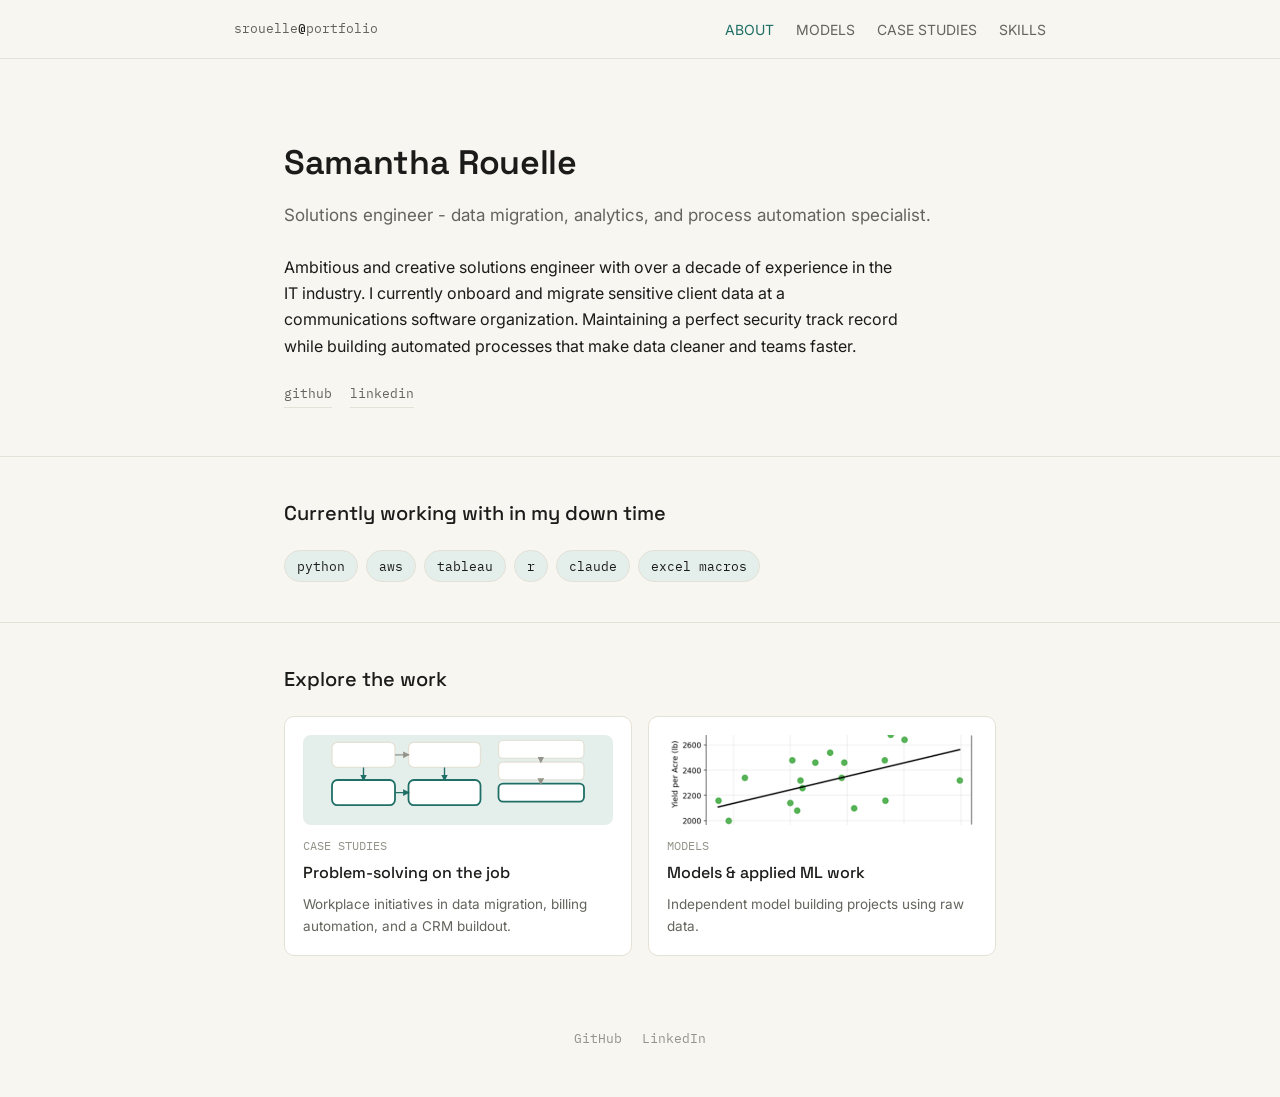
<file: index.html>
<!DOCTYPE html>
<html lang="en">
<head>
<meta charset="UTF-8">
<meta name="viewport" content="width=device-width, initial-scale=1.0">
<title>Samantha Rouelle - Solutions Engineer</title>
<link rel="stylesheet" href="style.css">
</head>
<body>

<nav class="site-nav">
  <div class="wrap">
    <div class="brand">srouelle<strong>@</strong>portfolio<strong></strong></div>
    <ul>
      <li><a href="index.html" aria-current="page">ABOUT</a></li>
      <li><a href="models.html">MODELS</a></li>
      <li><a href="cases.html">CASE STUDIES</a></li>
      <li><a href="skills.html">SKILLS</a></li>
    </ul>
  </div>
</nav>

<header class="hero">
  <div class="wrap">
    <p class="eyebrow"></p>
    <h1>Samantha Rouelle</h1>
    <p class="role">Solutions engineer - data migration, analytics, and process automation specialist.</p>
    <p class="bio">
Ambitious and creative solutions engineer with over a decade of experience in the IT industry.
      I currently onboard and migrate sensitive client data at a communications software organization.
    Maintaining a perfect security track record while building automated processes that make data cleaner and teams faster.
    </p>
    <div class="links-row">
      <a href="https://github.com/srouelle" target="_blank" rel="noopener">github</a>
      <a href="https://www.linkedin.com/in/samantha-rouelle-526ba9296/" target="_blank" rel="noopener">linkedin</a>
    </div>
  </div>
</header>

<section class="block">
  <div class="wrap">
    <h2 class="section-title">Currently working with in my down time</h2>
    <div class="tags">
      <span class="tag">python</span>
      <span class="tag">aws</span>
      <span class="tag">tableau</span>
      <span class="tag">r</span>
      <span class="tag">claude</span>
      <span class="tag">excel macros</span>
    </div>
  </div>
</section>

<section class="block">
  <div class="wrap">
    <h2 class="section-title">Explore the work</h2>
    <div class="card-grid">
      <a class="card" href="cases.html">
        <div class="thumb">
          <svg viewBox="0 0 300 100" xmlns="http://www.w3.org/2000/svg" role="img" aria-label="Mini diagram: a before row of two connected boxes above an after row of two connected boxes, linked by vertical arrows, next to a small vertical stack representing a parallel workstream.">
            <defs>
              <marker id="idxM2arrow" viewBox="0 0 10 10" refX="8" refY="5" markerWidth="5" markerHeight="5" orient="auto-start-reverse">
                <path d="M0,0 L10,5 L0,10 z" class="mini-arrowhead"/>
              </marker>
              <marker id="idxM2arrowAccent" viewBox="0 0 10 10" refX="8" refY="5" markerWidth="5" markerHeight="5" orient="auto-start-reverse">
                <path d="M0,0 L10,5 L0,10 z" class="mini-arrowhead-accent"/>
              </marker>
            </defs>
            <rect class="mini-box" x="10" y="8" width="70" height="28" rx="6"/>
            <rect class="mini-box" x="95" y="8" width="80" height="28" rx="6"/>
            <path class="mini-arrow" d="M80,22 L95,22" marker-end="url(#idxM2arrow)"/>
            <rect class="mini-box-accent" x="10" y="50" width="70" height="28" rx="6"/>
            <rect class="mini-box-accent" x="95" y="50" width="80" height="28" rx="6"/>
            <path class="mini-arrow-accent" d="M80,64 L95,64" marker-end="url(#idxM2arrowAccent)"/>
            <path class="mini-arrow-accent" d="M45,36 L45,50" marker-end="url(#idxM2arrowAccent)"/>
            <path class="mini-arrow-accent" d="M135,36 L135,50" marker-end="url(#idxM2arrowAccent)"/>
            <rect class="mini-box" x="195" y="6" width="95" height="20" rx="5"/>
            <rect class="mini-box" x="195" y="30" width="95" height="20" rx="5"/>
            <path class="mini-arrow" d="M242,26 L242,30" marker-end="url(#idxM2arrow)"/>
            <rect class="mini-box-accent" x="195" y="54" width="95" height="20" rx="5"/>
            <path class="mini-arrow" d="M242,50 L242,54" marker-end="url(#idxM2arrow)"/>
          </svg>
        </div>
        <p class="card-eyebrow">CASE STUDIES</p>
        <h3>Problem-solving on the job</h3>
        <p>Workplace initiatives in data migration, billing automation, and a CRM buildout.</p>
      </a>
      <a class="card" href="models.html">
        <div class="thumb">
          <img src="almond2.png" alt="">
        </div>
        <p class="card-eyebrow">MODELS</p>
        <h3>Models &amp; applied ML work</h3>
        <p>Independent model building projects using raw data.</p>
      </a>
    </div>
  </div>
</section>

<footer>
  <div class="wrap">
    <div class="foot-links">
      <a href="https://github.com/srouelle" target="_blank" rel="noopener">GitHub</a>
      <a href="https://www.linkedin.com/in/samantha-rouelle-526ba9296/" target="_blank" rel="noopener">LinkedIn</a>
    </div>
  </div>
</footer>

</body>
</html>
</file>
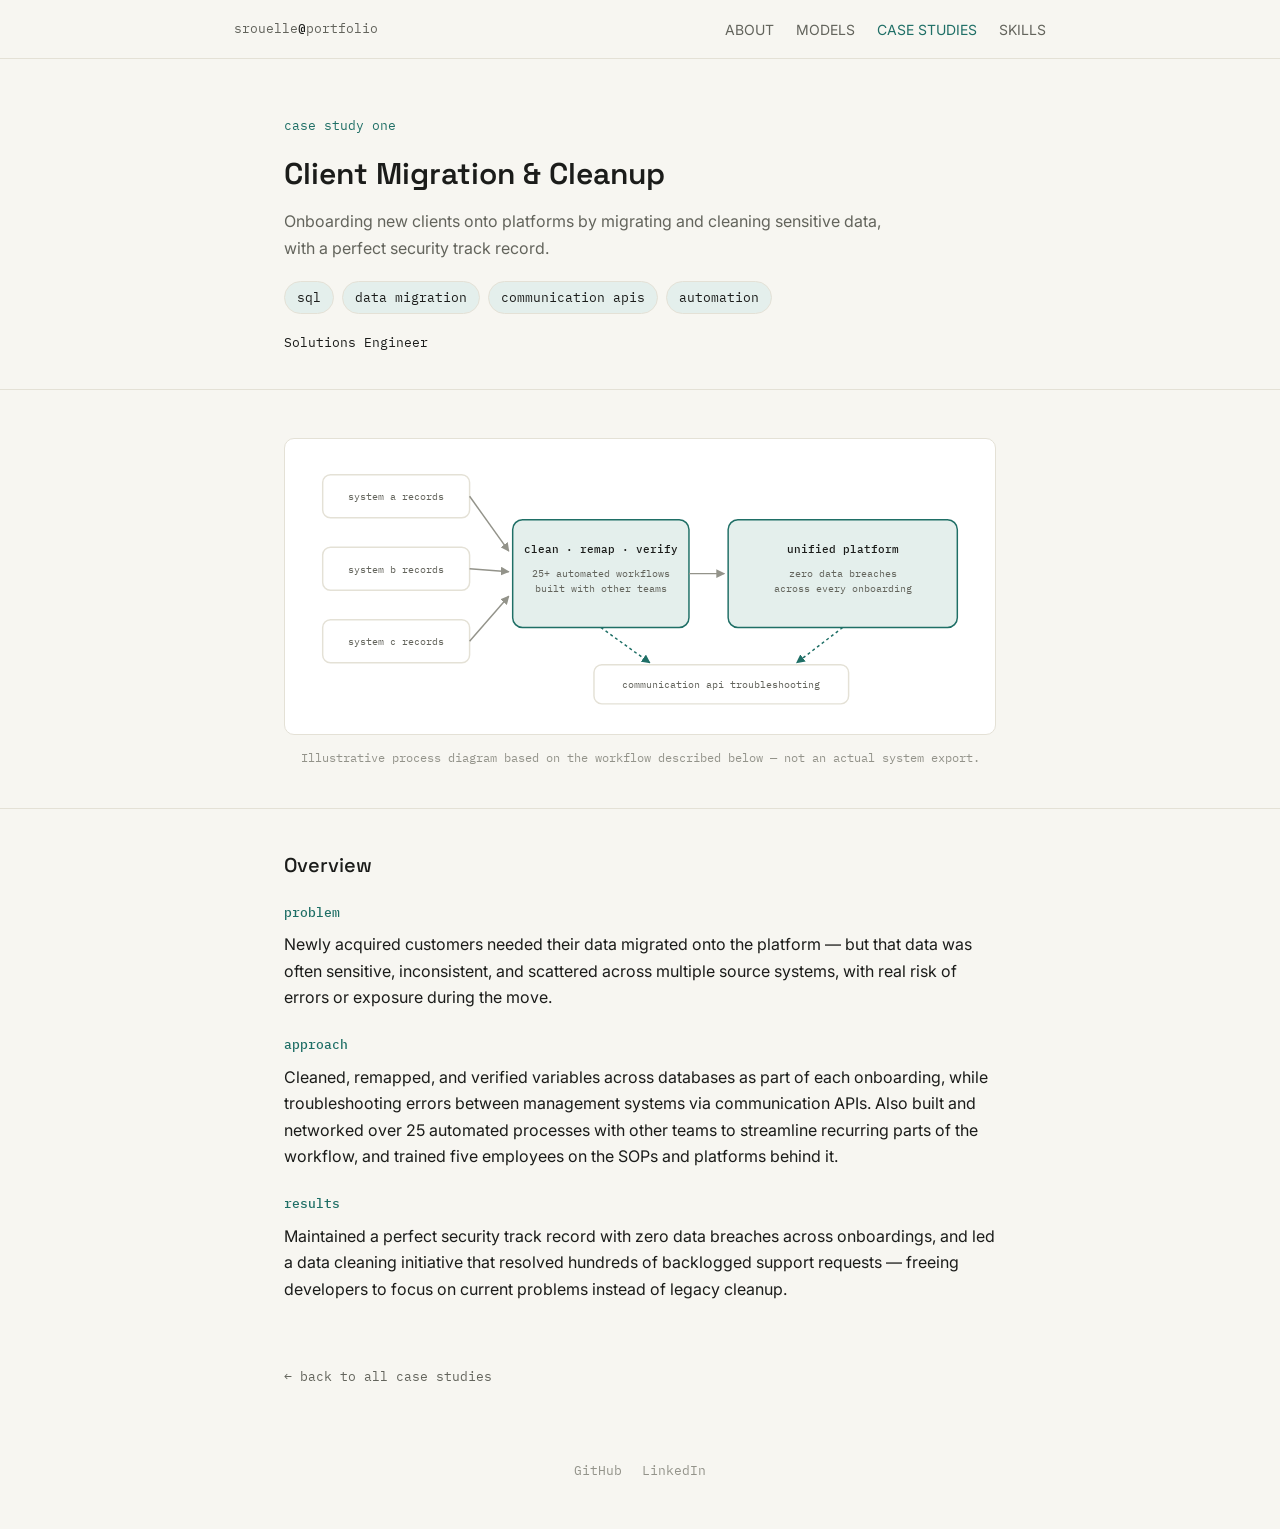
<file: case1.html>
<!DOCTYPE html>
<html lang="en">
<head>
<meta charset="UTF-8">
<meta name="viewport" content="width=device-width, initial-scale=1.0">
<title>Client Migration &amp; Cleanup - Samantha Rouelle</title>
<link rel="stylesheet" href="style.css">
</head>
<body>

<nav class="site-nav">
  <div class="wrap">
    <div class="brand">srouelle<strong>@</strong>portfolio<strong></strong></div>
    <ul>
      <li><a href="index.html">ABOUT</a></li>
      <li><a href="models.html">MODELS</a></li>
      <li><a href="cases.html" aria-current="page">CASE STUDIES</a></li>
      <li><a href="skills.html">SKILLS</a></li>
    </ul>
  </div>
</nav>

<header class="project-hero">
  <div class="wrap">
    <p class="eyebrow">case study one</p>
    <h1>Client Migration &amp; Cleanup</h1>
    <p class="summary">Onboarding new clients onto platforms by migrating and cleaning sensitive data, with a perfect security track record.</p>
    <div class="meta-row">
      <div class="tags">
        <span class="tag">sql</span>
        <span class="tag">data migration</span>
        <span class="tag">communication apis</span>
        <span class="tag">automation</span>
      </div>
    </div>
    <div class="meta-links">
      <span>Solutions Engineer</span>
    </div>
  </div>
</header>

<section class="block">
  <div class="wrap">
    <div class="diagram-card">
      <svg viewBox="0 0 680 260" xmlns="http://www.w3.org/2000/svg" role="img" aria-labelledby="c1dgTitle c1dgDesc">
        <title id="c1dgTitle">Client data migration flow</title>
        <desc id="c1dgDesc">Records from three source systems flow into a clean, remap, and verify stage, which outputs to a unified platform. A communication API troubleshooting stage supports both the verification step and the unified platform.</desc>
        <defs>
          <marker id="c1arrow" viewBox="0 0 10 10" refX="9" refY="5" markerWidth="6" markerHeight="6" orient="auto-start-reverse">
            <path d="M0,0 L10,5 L0,10 z" class="dg-arrowhead"/>
          </marker>
          <marker id="c1arrowAccent" viewBox="0 0 10 10" refX="9" refY="5" markerWidth="6" markerHeight="6" orient="auto-start-reverse">
            <path d="M0,0 L10,5 L0,10 z" class="dg-arrowhead-accent"/>
          </marker>
        </defs>

        <rect class="dg-box" x="16" y="14" width="150" height="44" rx="8"/>
        <text class="dg-text" x="91" y="40" text-anchor="middle">system a records</text>

        <rect class="dg-box" x="16" y="88" width="150" height="44" rx="8"/>
        <text class="dg-text" x="91" y="114" text-anchor="middle">system b records</text>

        <rect class="dg-box" x="16" y="162" width="150" height="44" rx="8"/>
        <text class="dg-text" x="91" y="188" text-anchor="middle">system c records</text>

        <path class="dg-arrow" d="M166,36 L206,92" marker-end="url(#c1arrow)"/>
        <path class="dg-arrow" d="M166,110 L206,113" marker-end="url(#c1arrow)"/>
        <path class="dg-arrow" d="M166,184 L206,138" marker-end="url(#c1arrow)"/>

        <rect class="dg-box-accent" x="210" y="60" width="180" height="110" rx="10"/>
        <text class="dg-title" x="300" y="94" text-anchor="middle">clean &middot; remap &middot; verify</text>
        <text class="dg-text" x="300" y="118" text-anchor="middle">25+ automated workflows</text>
        <text class="dg-text" x="300" y="134" text-anchor="middle">built with other teams</text>

        <path class="dg-arrow" d="M390,115 L426,115" marker-end="url(#c1arrow)"/>

        <rect class="dg-box-accent" x="430" y="60" width="234" height="110" rx="10"/>
        <text class="dg-title" x="547" y="94" text-anchor="middle">unified platform</text>
        <text class="dg-text" x="547" y="118" text-anchor="middle">zero data breaches</text>
        <text class="dg-text" x="547" y="134" text-anchor="middle">across every onboarding</text>

        <path class="dg-arrow-dashed" d="M300,170 L350,206" marker-end="url(#c1arrowAccent)"/>
        <path class="dg-arrow-dashed" d="M547,170 L500,206" marker-end="url(#c1arrowAccent)"/>

        <rect class="dg-box" x="293" y="208" width="260" height="40" rx="8"/>
        <text class="dg-text" x="423" y="232" text-anchor="middle">communication api troubleshooting</text>
      </svg>
    </div>
    <p class="diagram-caption">Illustrative process diagram based on the workflow described below &mdash; not an actual system export.</p>
  </div>
</section>

<section class="block">
  <div class="wrap">
    <h2 class="section-title">Overview</h2>
    <div class="stage">
      <h3>problem</h3>
      <p>Newly acquired customers needed their data migrated onto the platform — but that data was
      often sensitive, inconsistent, and scattered across multiple source systems, with real risk of errors
      or exposure during the move.</p>
    </div>
    <div class="stage">
      <h3>approach</h3>
      <p>Cleaned, remapped, and verified variables across databases as part of each onboarding, while
      troubleshooting errors between management systems via communication APIs. Also built and networked
      over 25 automated processes with other teams to streamline recurring parts of the workflow, and
      trained five employees on the SOPs and platforms behind it.</p>
    </div>
    <div class="stage">
      <h3>results</h3>
      <p>Maintained a perfect security track record with zero data breaches across onboardings, and led a
      data cleaning initiative that resolved hundreds of backlogged support requests — freeing developers
      to focus on current problems instead of legacy cleanup.</p>
    </div>
    <a class="back-link" href="cases.html">&larr; back to all case studies</a>
  </div>
</section>

<footer>
  <div class="wrap">
    <div class="foot-links">
      <a href="https://github.com/srouelle" target="_blank" rel="noopener">GitHub</a>
      <a href="https://www.linkedin.com/in/samantha-rouelle-526ba9296/" target="_blank" rel="noopener">LinkedIn</a>
    </div>
  </div>
</footer>

</body>
</html>
</file>
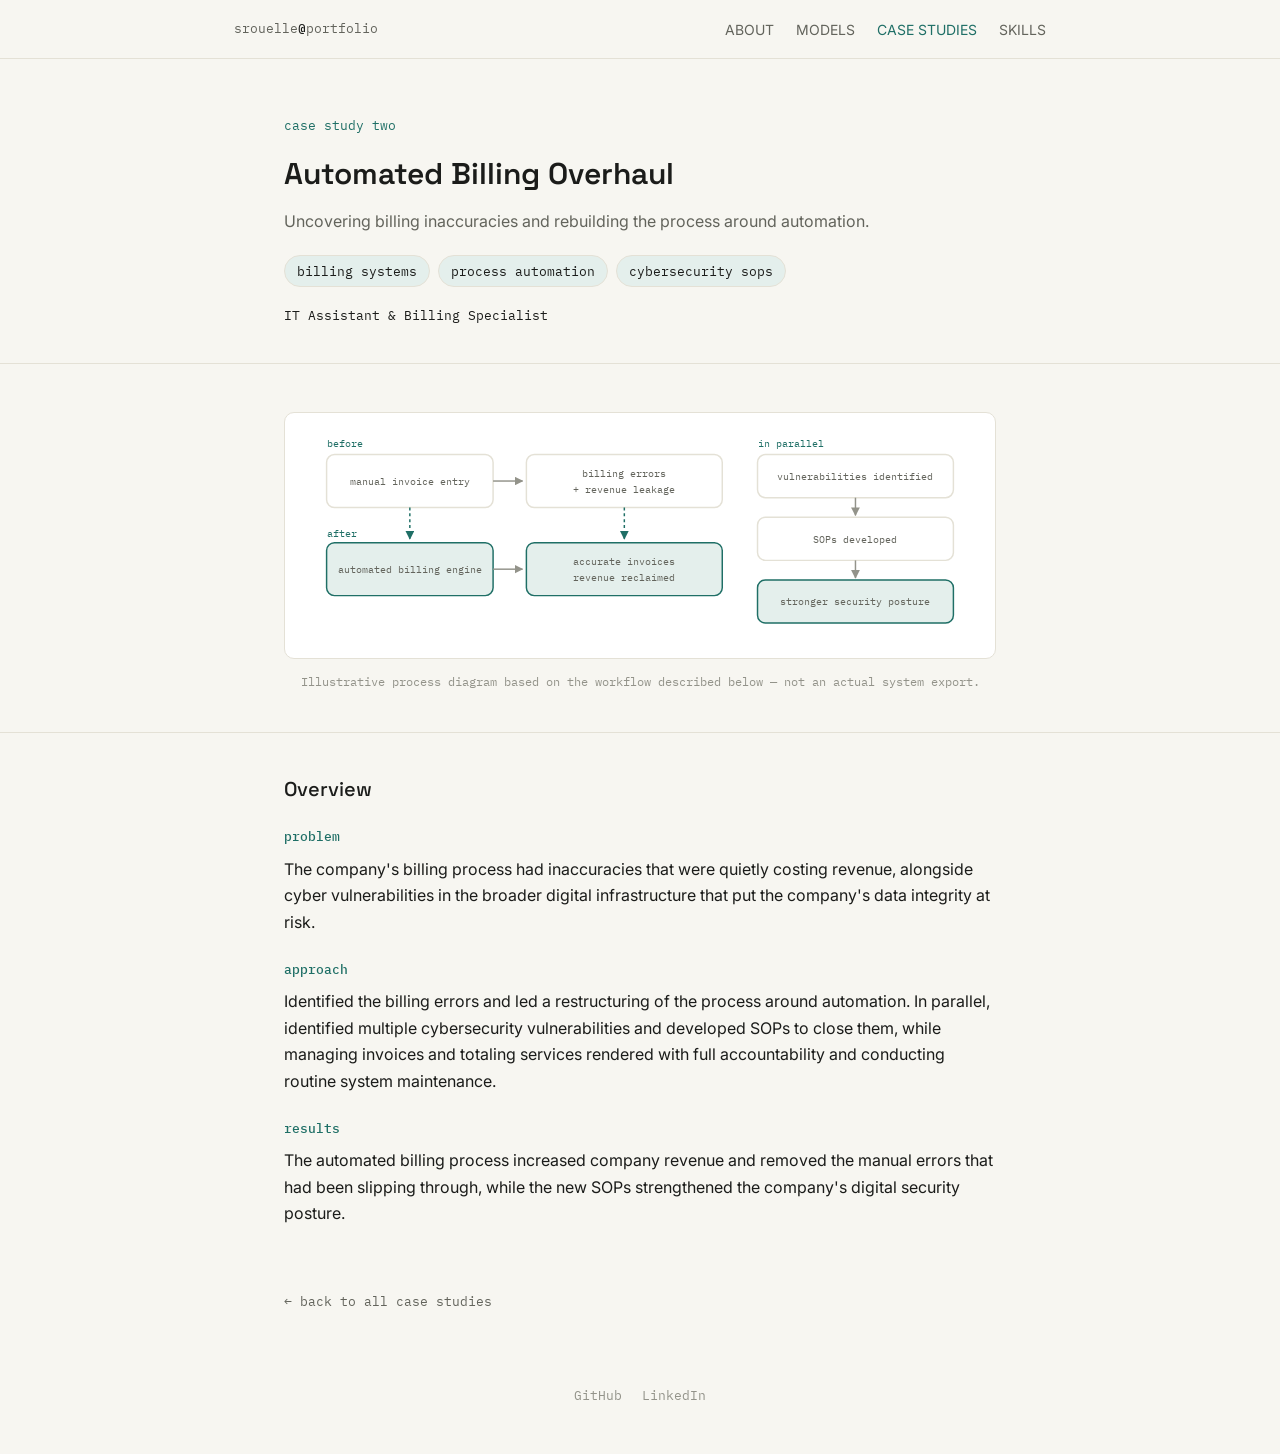
<file: case2.html>
<!DOCTYPE html>
<html lang="en">
<head>
<meta charset="UTF-8">
<meta name="viewport" content="width=device-width, initial-scale=1.0">
<title>Automated Billing Overhaul — Samantha Rouelle</title>
<link rel="stylesheet" href="style.css">
</head>
<body>

<nav class="site-nav">
  <div class="wrap">
    <div class="brand">srouelle<strong>@</strong>portfolio<strong></strong></div>
    <ul>
      <li><a href="index.html">ABOUT</a></li>
      <li><a href="models.html">MODELS</a></li>
      <li><a href="cases.html" aria-current="page">CASE STUDIES</a></li>
      <li><a href="skills.html">SKILLS</a></li>
    </ul>
  </div>
</nav>

<header class="project-hero">
  <div class="wrap">
    <p class="eyebrow">case study two</p>
    <h1>Automated Billing Overhaul</h1>
    <p class="summary">Uncovering billing inaccuracies and rebuilding the process around automation.</p>
    <div class="meta-row">
      <div class="tags">
        <span class="tag">billing systems</span>
        <span class="tag">process automation</span>
        <span class="tag">cybersecurity sops</span>
      </div>
    </div>
    <div class="meta-links">
      <span>IT Assistant &amp; Billing Specialist</span>
    </div>
  </div>
</header>

<section class="block">
  <div class="wrap">
    <div class="diagram-card">
      <svg viewBox="0 0 680 210" xmlns="http://www.w3.org/2000/svg" role="img" aria-labelledby="c2dgTitle c2dgDesc">
        <title id="c2dgTitle">Billing automation and parallel security workstream</title>
        <desc id="c2dgDesc">Before: manual invoice entry leads to billing errors and revenue leakage. After: an automated billing engine produces accurate invoices and reclaimed revenue. In parallel, identified vulnerabilities are addressed with new SOPs, resulting in a stronger security posture.</desc>
        <defs>
          <marker id="c2arrow" viewBox="0 0 10 10" refX="9" refY="5" markerWidth="6" markerHeight="6" orient="auto-start-reverse">
            <path d="M0,0 L10,5 L0,10 z" class="dg-arrowhead"/>
          </marker>
          <marker id="c2arrowAccent" viewBox="0 0 10 10" refX="9" refY="5" markerWidth="6" markerHeight="6" orient="auto-start-reverse">
            <path d="M0,0 L10,5 L0,10 z" class="dg-arrowhead-accent"/>
          </marker>
        </defs>

        <text class="dg-label" x="20" y="12">before</text>
        <rect class="dg-box" x="20" y="20" width="170" height="54" rx="8"/>
        <text class="dg-text" x="105" y="51" text-anchor="middle">manual invoice entry</text>

        <rect class="dg-box" x="224" y="20" width="200" height="54" rx="8"/>
        <text class="dg-text" x="324" y="43" text-anchor="middle">billing errors</text>
        <text class="dg-text" x="324" y="59" text-anchor="middle">+ revenue leakage</text>

        <path class="dg-arrow" d="M190,47 L220,47" marker-end="url(#c2arrow)"/>

        <text class="dg-label" x="20" y="104">after</text>
        <rect class="dg-box-accent" x="20" y="110" width="170" height="54" rx="8"/>
        <text class="dg-text" x="105" y="141" text-anchor="middle">automated billing engine</text>

        <rect class="dg-box-accent" x="224" y="110" width="200" height="54" rx="8"/>
        <text class="dg-text" x="324" y="133" text-anchor="middle">accurate invoices</text>
        <text class="dg-text" x="324" y="149" text-anchor="middle">revenue reclaimed</text>

        <path class="dg-arrow" d="M190,137 L220,137" marker-end="url(#c2arrow)"/>

        <path class="dg-arrow-dashed" d="M105,74 L105,106" marker-end="url(#c2arrowAccent)"/>
        <path class="dg-arrow-dashed" d="M324,74 L324,106" marker-end="url(#c2arrowAccent)"/>

        <text class="dg-label" x="460" y="12">in parallel</text>
        <rect class="dg-box" x="460" y="20" width="200" height="44" rx="8"/>
        <text class="dg-text" x="560" y="46" text-anchor="middle">vulnerabilities identified</text>

        <path class="dg-arrow" d="M560,64 L560,82" marker-end="url(#c2arrow)"/>

        <rect class="dg-box" x="460" y="84" width="200" height="44" rx="8"/>
        <text class="dg-text" x="560" y="110" text-anchor="middle">SOPs developed</text>

        <path class="dg-arrow" d="M560,128 L560,146" marker-end="url(#c2arrow)"/>

        <rect class="dg-box-accent" x="460" y="148" width="200" height="44" rx="8"/>
        <text class="dg-text" x="560" y="174" text-anchor="middle">stronger security posture</text>
      </svg>
    </div>
    <p class="diagram-caption">Illustrative process diagram based on the workflow described below &mdash; not an actual system export.</p>
  </div>
</section>

<section class="block">
  <div class="wrap">
    <h2 class="section-title">Overview</h2>
    <div class="stage">
      <h3>problem</h3>
      <p>The company's billing process had inaccuracies that were quietly costing revenue, alongside
      cyber vulnerabilities in the broader digital infrastructure that put the company's data integrity
      at risk.</p>
    </div>
    <div class="stage">
      <h3>approach</h3>
      <p>Identified the billing errors and led a restructuring of the process around automation. In
      parallel, identified multiple cybersecurity vulnerabilities and developed SOPs to close them,
      while managing invoices and totaling services rendered with full accountability and conducting
      routine system maintenance.</p>
    </div>
    <div class="stage">
      <h3>results</h3>
      <p>The automated billing process increased company revenue and removed the manual errors that had
      been slipping through, while the new SOPs strengthened the company's digital security posture.</p>
    </div>
    <a class="back-link" href="cases.html">&larr; back to all case studies</a>
  </div>
</section>

<footer>
  <div class="wrap">
    <div class="foot-links">
      <a href="https://github.com/srouelle" target="_blank" rel="noopener">GitHub</a>
      <a href="https://www.linkedin.com/in/samantha-rouelle-526ba9296/" target="_blank" rel="noopener">LinkedIn</a>
    </div>
  </div>
</footer>

</body>
</html>
</file>
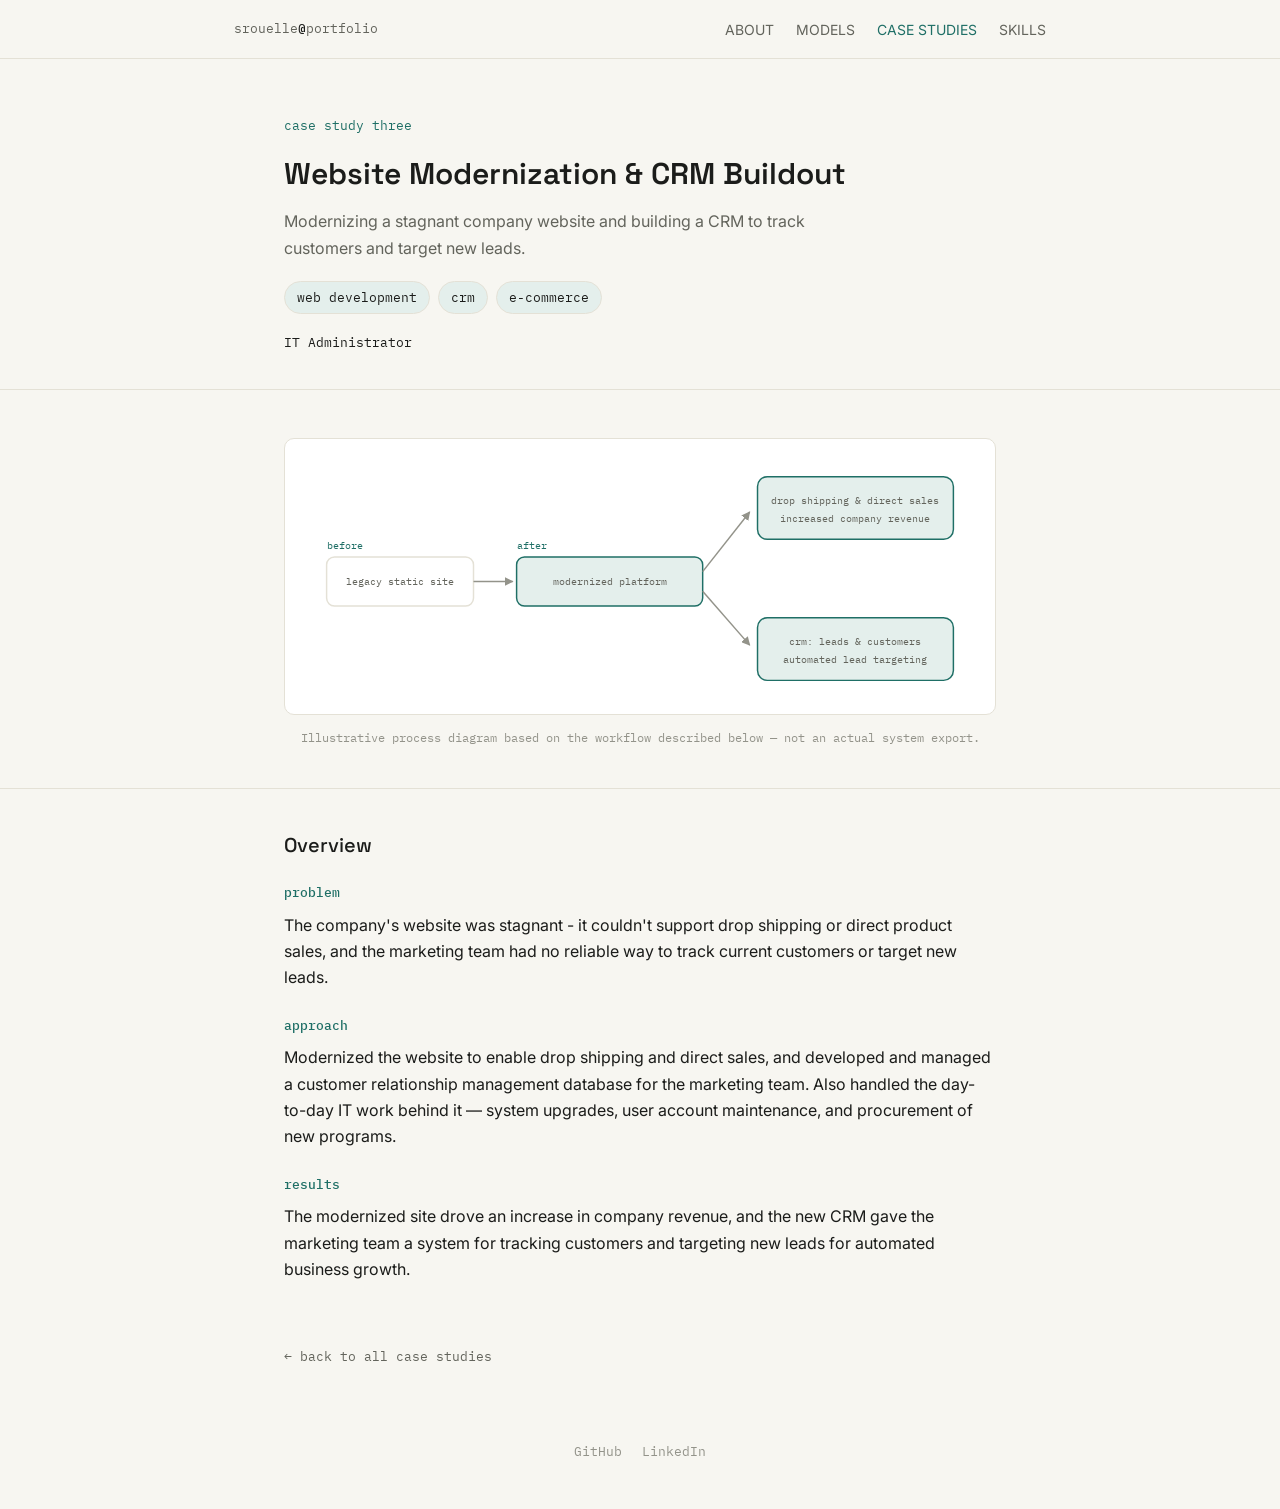
<file: case3.html>
<!DOCTYPE html>
<html lang="en">
<head>
<meta charset="UTF-8">
<meta name="viewport" content="width=device-width, initial-scale=1.0">
<title>Website Modernization &amp; CRM Buildout - Samantha Rouelle</title>
<link rel="stylesheet" href="style.css">
</head>
<body>

<nav class="site-nav">
  <div class="wrap">
    <div class="brand">srouelle<strong>@</strong>portfolio<strong></strong></div>
    <ul>
      <li><a href="index.html">ABOUT</a></li>
      <li><a href="models.html">MODELS</a></li>
      <li><a href="cases.html" aria-current="page">CASE STUDIES</a></li>
      <li><a href="skills.html">SKILLS</a></li>
    </ul>
  </div>
</nav>

<header class="project-hero">
  <div class="wrap">
    <p class="eyebrow">case study three</p>
    <h1>Website Modernization &amp; CRM Buildout</h1>
    <p class="summary">Modernizing a stagnant company website and building a CRM to track customers and target new leads.</p>
    <div class="meta-row">
      <div class="tags">
        <span class="tag">web development</span>
        <span class="tag">crm</span>
        <span class="tag">e-commerce</span>
      </div>
    </div>
    <div class="meta-links">
      <span>IT Administrator</span>
    </div>
  </div>
</header>

<section class="block">
  <div class="wrap">
    <div class="diagram-card">
      <svg viewBox="0 0 680 240" xmlns="http://www.w3.org/2000/svg" role="img" aria-labelledby="c3dgTitle c3dgDesc">
        <title id="c3dgTitle">Website modernization and CRM buildout flow</title>
        <desc id="c3dgDesc">A legacy static site is modernized into a new platform, which branches into a storefront enabling drop shipping and direct sales, and a CRM for tracking leads and customers, each feeding company revenue growth.</desc>
        <defs>
          <marker id="c3arrow" viewBox="0 0 10 10" refX="9" refY="5" markerWidth="6" markerHeight="6" orient="auto-start-reverse">
            <path d="M0,0 L10,5 L0,10 z" class="dg-arrowhead"/>
          </marker>
        </defs>

        <text class="dg-label" x="20" y="90">before</text>
        <rect class="dg-box" x="20" y="98" width="150" height="50" rx="8"/>
        <text class="dg-text" x="95" y="127" text-anchor="middle">legacy static site</text>

        <path class="dg-arrow" d="M170,123 L210,123" marker-end="url(#c3arrow)"/>

        <text class="dg-label" x="214" y="90">after</text>
        <rect class="dg-box-accent" x="214" y="98" width="190" height="50" rx="8"/>
        <text class="dg-text" x="309" y="127" text-anchor="middle">modernized platform</text>

        <path class="dg-arrow" d="M404,113 L452,52" marker-end="url(#c3arrow)"/>
        <path class="dg-arrow" d="M404,133 L452,188" marker-end="url(#c3arrow)"/>

        <rect class="dg-box-accent" x="460" y="16" width="200" height="64" rx="10"/>
        <text class="dg-text" x="560" y="44" text-anchor="middle">drop shipping &amp; direct sales</text>
        <text class="dg-text" x="560" y="62" text-anchor="middle">increased company revenue</text>

        <rect class="dg-box-accent" x="460" y="160" width="200" height="64" rx="10"/>
        <text class="dg-text" x="560" y="188" text-anchor="middle">crm: leads &amp; customers</text>
        <text class="dg-text" x="560" y="206" text-anchor="middle">automated lead targeting</text>
      </svg>
    </div>
    <p class="diagram-caption">Illustrative process diagram based on the workflow described below &mdash; not an actual system export.</p>
  </div>
</section>

<section class="block">
  <div class="wrap">
    <h2 class="section-title">Overview</h2>
    <div class="stage">
      <h3>problem</h3>
      <p>The company's website was stagnant - it couldn't support drop shipping or direct product sales,
      and the marketing team had no reliable way to track current customers or target new leads.</p>
    </div>
    <div class="stage">
      <h3>approach</h3>
      <p>Modernized the website to enable drop shipping and direct sales, and developed and managed a
      customer relationship management database for the marketing team. Also handled the day-to-day IT
      work behind it — system upgrades, user account maintenance, and procurement of new programs.</p>
    </div>
    <div class="stage">
      <h3>results</h3>
      <p>The modernized site drove an increase in company revenue, and the new CRM gave the marketing
      team a system for tracking customers and targeting new leads for automated business growth.</p>
    </div>
    <a class="back-link" href="cases.html">&larr; back to all case studies</a>
  </div>
</section>

<footer>
  <div class="wrap">
    <div class="foot-links">
      <a href="https://github.com/srouelle" target="_blank" rel="noopener">GitHub</a>
      <a href="https://www.linkedin.com/in/samantha-rouelle-526ba9296/" target="_blank" rel="noopener">LinkedIn</a>
    </div>
  </div>
</footer>

</body>
</html>
</file>
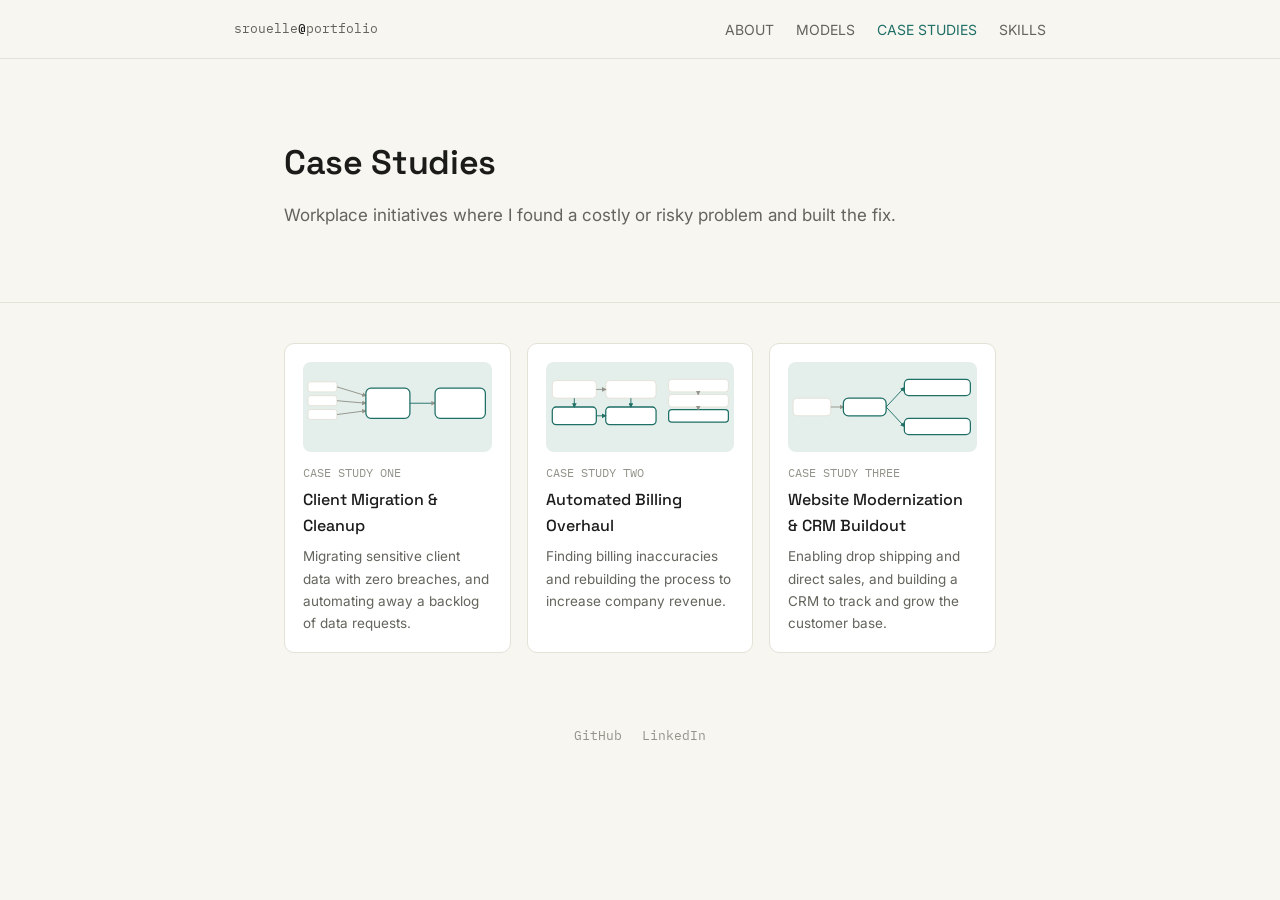
<file: cases.html>
<!DOCTYPE html>
<html lang="en">
<head>
<meta charset="UTF-8">
<meta name="viewport" content="width=device-width, initial-scale=1.0">
<title>Case Studies - Samantha Rouelle</title>
<link rel="stylesheet" href="style.css">
</head>
<body>

<nav class="site-nav">
  <div class="wrap">
    <div class="brand">srouelle<strong>@</strong>portfolio<strong></strong></div>
    <ul>
      <li><a href="index.html">ABOUT</a></li>
      <li><a href="models.html">MODELS</a></li>
      <li><a href="cases.html" aria-current="page">CASE STUDIES</a></li>
      <li><a href="skills.html">SKILLS</a></li>
    </ul>
  </div>
</nav>

<header class="hero">
  <div class="wrap">
    <p class="eyebrow"></p>
    <h1>Case Studies</h1>
    <p class="role">Workplace initiatives where I found a costly or risky problem and built the fix.</p>
  </div>
</header>

<section class="block">
  <div class="wrap">
    <div class="card-grid">
      <a class="card" href="case1.html">
        <div class="thumb">
          <svg viewBox="0 0 300 100" xmlns="http://www.w3.org/2000/svg" role="img" aria-label="Mini diagram: three source systems flow into a central process, which flows into a single unified output.">
            <defs>
              <marker id="m1arrow" viewBox="0 0 10 10" refX="8" refY="5" markerWidth="5" markerHeight="5" orient="auto-start-reverse">
                <path d="M0,0 L10,5 L0,10 z" class="mini-arrowhead"/>
              </marker>
            </defs>
            <rect class="mini-box" x="8" y="10" width="46" height="16" rx="4"/>
            <rect class="mini-box" x="8" y="32" width="46" height="16" rx="4"/>
            <rect class="mini-box" x="8" y="54" width="46" height="16" rx="4"/>
            <path class="mini-arrow" d="M54,18 L100,32" marker-end="url(#m1arrow)"/>
            <path class="mini-arrow" d="M54,40 L100,44" marker-end="url(#m1arrow)"/>
            <path class="mini-arrow" d="M54,62 L100,56" marker-end="url(#m1arrow)"/>
            <rect class="mini-box-accent" x="100" y="20" width="70" height="48" rx="8"/>
            <path class="mini-arrow-accent" d="M170,44 L210,44" marker-end="url(#m1arrow)"/>
            <rect class="mini-box-accent" x="210" y="20" width="80" height="48" rx="8"/>
          </svg>
        </div>
        <p class="card-eyebrow">CASE STUDY ONE</p>
        <h3>Client Migration &amp; Cleanup</h3>
        <p>Migrating sensitive client data with zero breaches, and automating away a backlog of data requests.</p>
      </a>
      <a class="card" href="case2.html">
        <div class="thumb">
          <svg viewBox="0 0 300 100" xmlns="http://www.w3.org/2000/svg" role="img" aria-label="Mini diagram: a before row of two connected boxes above an after row of two connected boxes, linked by vertical arrows, next to a small vertical stack representing a parallel workstream.">
            <defs>
              <marker id="m2arrow" viewBox="0 0 10 10" refX="8" refY="5" markerWidth="5" markerHeight="5" orient="auto-start-reverse">
                <path d="M0,0 L10,5 L0,10 z" class="mini-arrowhead"/>
              </marker>
              <marker id="m2arrowAccent" viewBox="0 0 10 10" refX="8" refY="5" markerWidth="5" markerHeight="5" orient="auto-start-reverse">
                <path d="M0,0 L10,5 L0,10 z" class="mini-arrowhead-accent"/>
              </marker>
            </defs>
            <rect class="mini-box" x="10" y="8" width="70" height="28" rx="6"/>
            <rect class="mini-box" x="95" y="8" width="80" height="28" rx="6"/>
            <path class="mini-arrow" d="M80,22 L95,22" marker-end="url(#m2arrow)"/>
            <rect class="mini-box-accent" x="10" y="50" width="70" height="28" rx="6"/>
            <rect class="mini-box-accent" x="95" y="50" width="80" height="28" rx="6"/>
            <path class="mini-arrow-accent" d="M80,64 L95,64" marker-end="url(#m2arrowAccent)"/>
            <path class="mini-arrow-accent" d="M45,36 L45,50" marker-end="url(#m2arrowAccent)"/>
            <path class="mini-arrow-accent" d="M135,36 L135,50" marker-end="url(#m2arrowAccent)"/>
            <rect class="mini-box" x="195" y="6" width="95" height="20" rx="5"/>
            <rect class="mini-box" x="195" y="30" width="95" height="20" rx="5"/>
            <path class="mini-arrow" d="M242,26 L242,30" marker-end="url(#m2arrow)"/>
            <rect class="mini-box-accent" x="195" y="54" width="95" height="20" rx="5"/>
            <path class="mini-arrow" d="M242,50 L242,54" marker-end="url(#m2arrow)"/>
          </svg>
        </div>
        <p class="card-eyebrow">CASE STUDY TWO</p>
        <h3>Automated Billing Overhaul</h3>
        <p>Finding billing inaccuracies and rebuilding the process to increase company revenue.</p>
      </a>
      <a class="card" href="case3.html">
        <div class="thumb">
          <svg viewBox="0 0 300 100" xmlns="http://www.w3.org/2000/svg" role="img" aria-label="Mini diagram: a single box flows into a central box, which splits into two boxes above and below it.">
            <defs>
              <marker id="m3arrow" viewBox="0 0 10 10" refX="8" refY="5" markerWidth="5" markerHeight="5" orient="auto-start-reverse">
                <path d="M0,0 L10,5 L0,10 z" class="mini-arrowhead"/>
              </marker>
              <marker id="m3arrowAccent" viewBox="0 0 10 10" refX="8" refY="5" markerWidth="5" markerHeight="5" orient="auto-start-reverse">
                <path d="M0,0 L10,5 L0,10 z" class="mini-arrowhead-accent"/>
              </marker>
            </defs>
            <rect class="mini-box" x="8" y="36" width="60" height="28" rx="6"/>
            <path class="mini-arrow" d="M68,50 L88,50" marker-end="url(#m3arrow)"/>
            <rect class="mini-box-accent" x="88" y="36" width="68" height="28" rx="8"/>
            <path class="mini-arrow-accent" d="M156,50 L185,19" marker-end="url(#m3arrowAccent)"/>
            <path class="mini-arrow-accent" d="M156,50 L185,81" marker-end="url(#m3arrowAccent)"/>
            <rect class="mini-box-accent" x="185" y="6" width="105" height="26" rx="7"/>
            <rect class="mini-box-accent" x="185" y="68" width="105" height="26" rx="7"/>
          </svg>
        </div>
        <p class="card-eyebrow">CASE STUDY THREE</p>
        <h3>Website Modernization &amp; CRM Buildout</h3>
        <p>Enabling drop shipping and direct sales, and building a CRM to track and grow the customer base.</p>
      </a>
    </div>
  </div>
</section>

<footer>
  <div class="wrap">
    <div class="foot-links">
      <a href="https://github.com/srouelle" target="_blank" rel="noopener">GitHub</a>
      <a href="https://www.linkedin.com/in/samantha-rouelle-526ba9296/" target="_blank" rel="noopener">LinkedIn</a>
    </div>
  </div>
</footer>

</body>
</html>
</file>
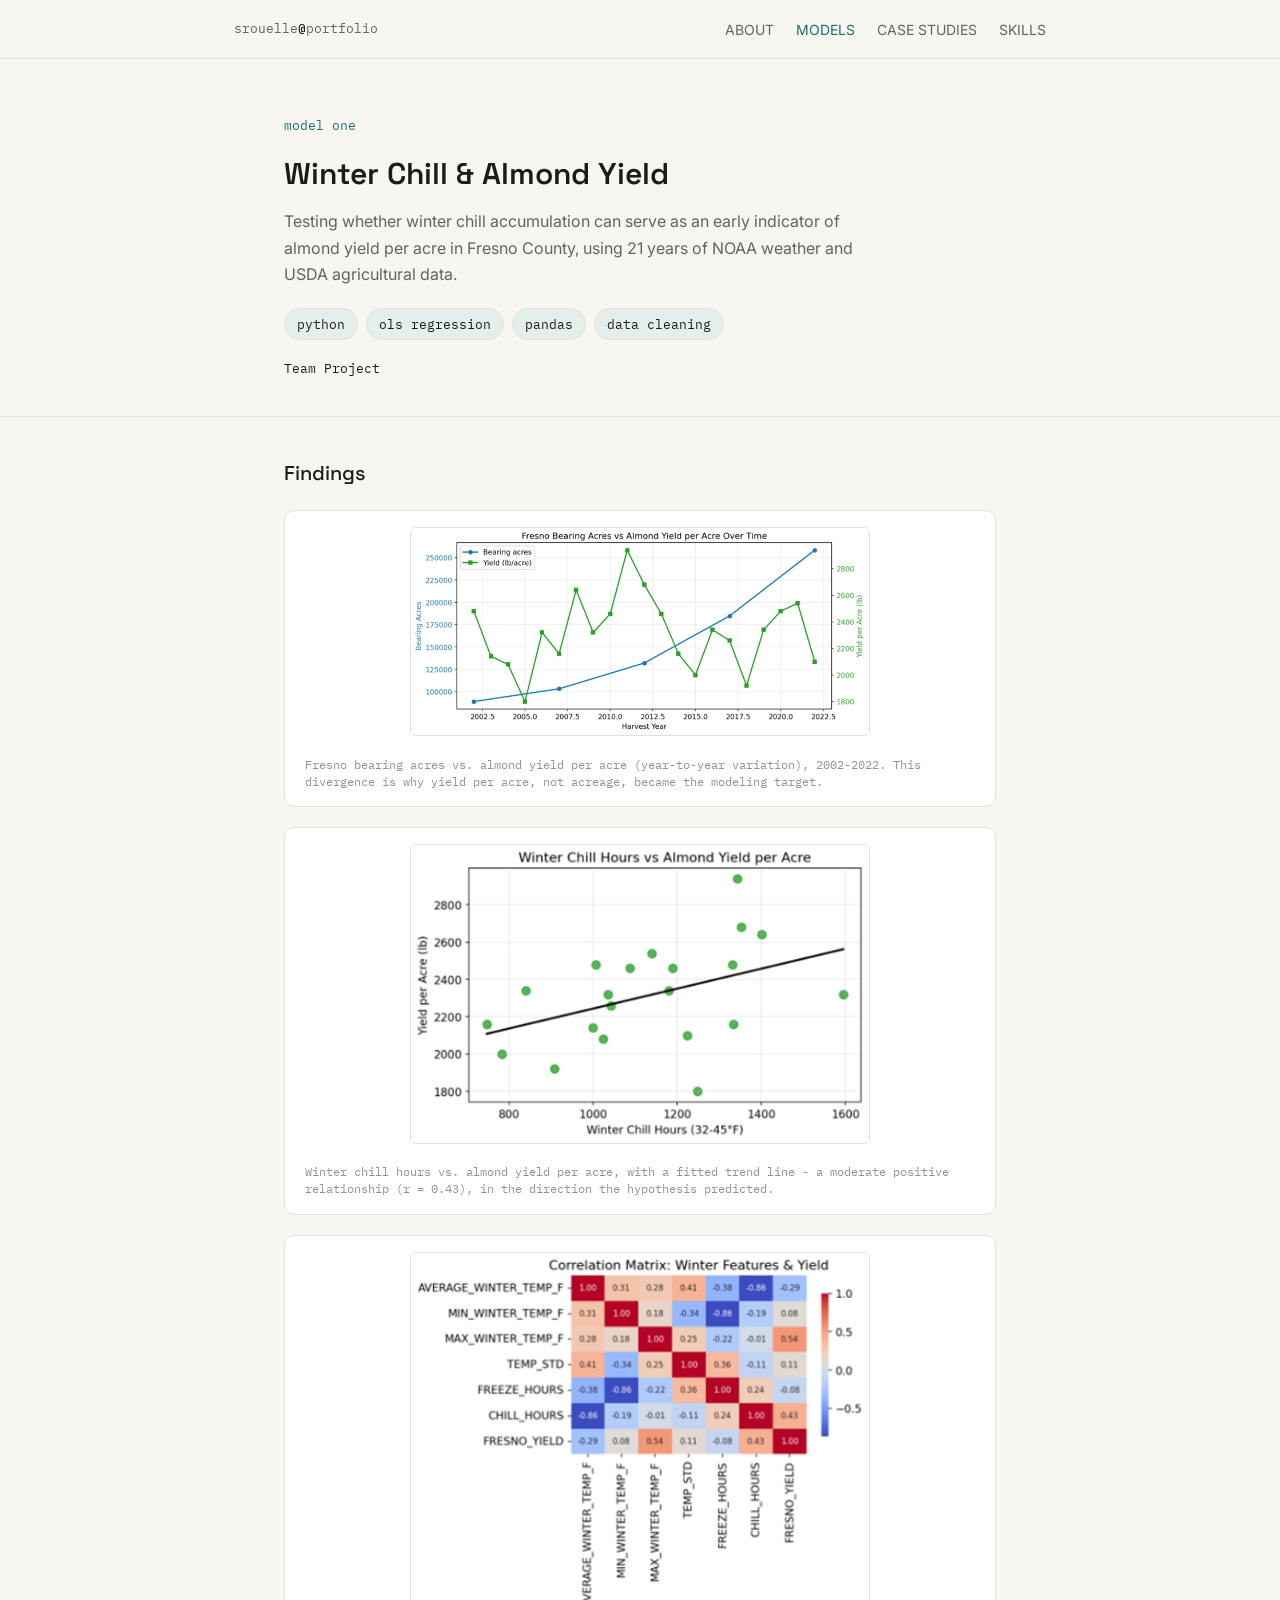
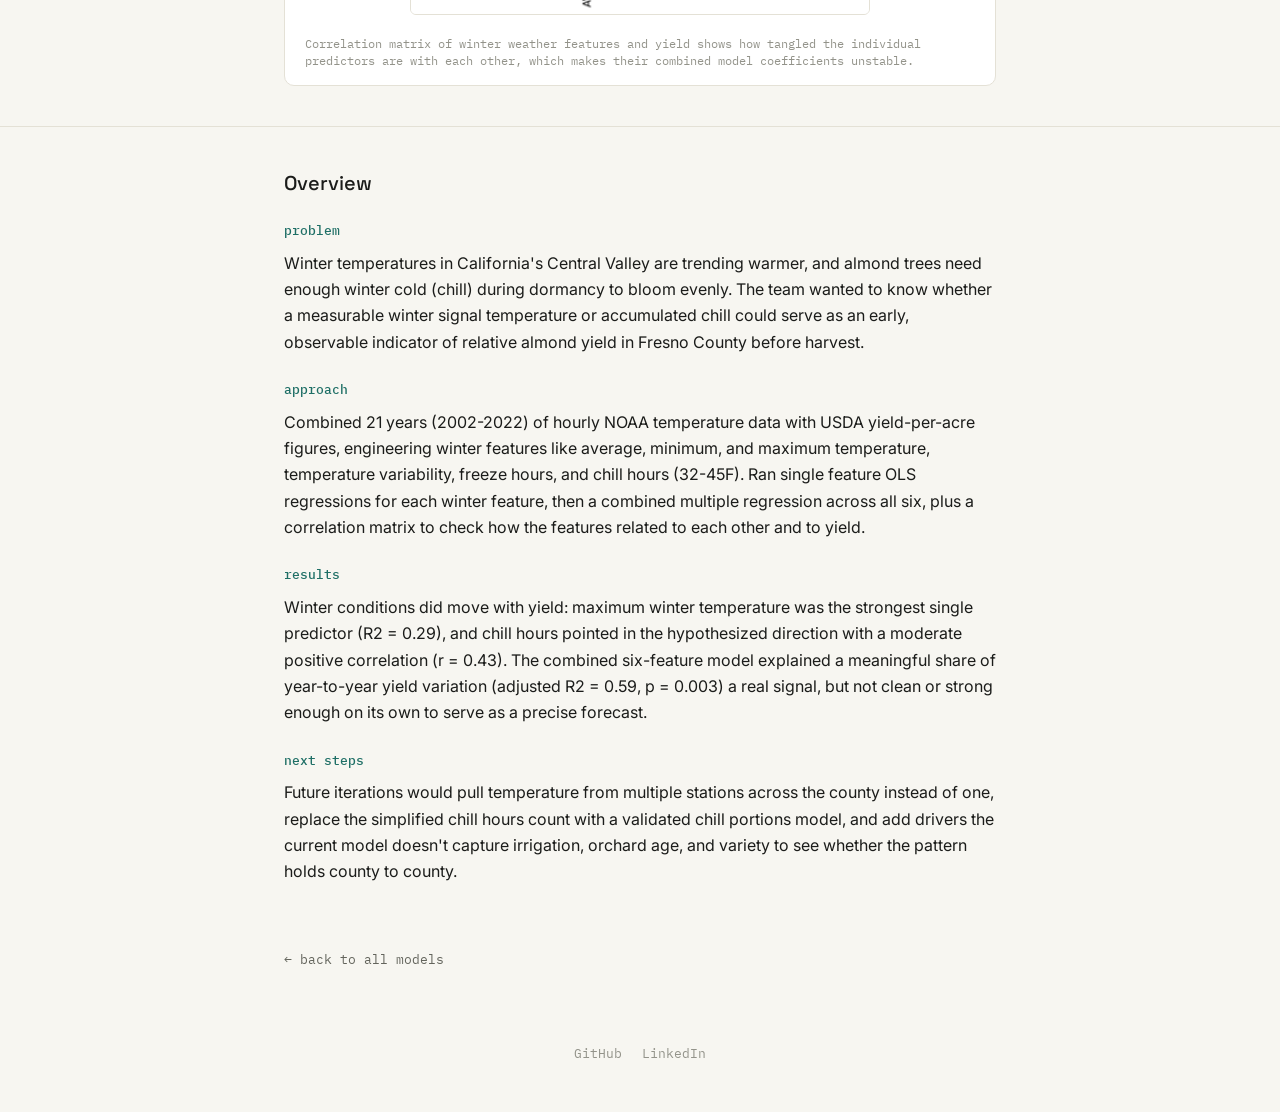
<file: model1.html>
<!DOCTYPE html>
<html lang="en">
<head>
<meta charset="UTF-8">
<meta name="viewport" content="width=device-width, initial-scale=1.0">
<title>Winter Chill &amp; Almond Yield - Samantha Rouelle</title>
<link rel="stylesheet" href="style.css">
</head>
<body>

<nav class="site-nav">
  <div class="wrap">
    <div class="brand">srouelle<strong>@</strong>portfolio<strong></strong></div>
    <ul>
      <li><a href="index.html">ABOUT</a></li>
      <li><a href="models.html" aria-current="page">MODELS</a></li>
      <li><a href="cases.html">CASE STUDIES</a></li>
      <li><a href="skills.html">SKILLS</a></li>
    </ul>
  </div>
</nav>

<header class="project-hero">
  <div class="wrap">
    <p class="eyebrow">model one</p>
    <h1>Winter Chill &amp; Almond Yield</h1>
    <p class="summary">Testing whether winter chill accumulation can serve as an early indicator of almond yield per acre in Fresno County, using 21 years of NOAA weather and USDA agricultural data.</p>
    <div class="meta-row">
      <div class="tags">
        <span class="tag">python</span>
        <span class="tag">ols regression</span>
        <span class="tag">pandas</span>
        <span class="tag">data cleaning</span>
      </div>
    </div>
    <div class="meta-links">
      <span>Team Project</span>
    </div>
  </div>
</header>

<section class="block">
  <div class="wrap">
    <h2 class="section-title">Findings</h2>
    <div class="figure-grid">
      <div class="figure-card">
        <img src="almond1.png" alt="Line chart comparing Fresno bearing acres">
        <p class="figure-caption">Fresno bearing acres vs. almond yield per acre (year-to-year variation), 2002-2022. This divergence is why yield per acre, not acreage, became the modeling target.</p>
      </div>
      <div class="figure-card">
        <img src="almond2.png" alt="Scatter plot of winter chill hours.">
        <p class="figure-caption">Winter chill hours vs. almond yield per acre, with a fitted trend line - a moderate positive relationship (r = 0.43), in the direction the hypothesis predicted.</p>
      </div>
      <div class="figure-card">
        <img src="almond3.png" alt="Correlation matrix heatmap.">
        <p class="figure-caption">Correlation matrix of winter weather features and yield shows how tangled the individual predictors are with each other, which makes their combined model coefficients unstable.</p>
      </div>
    </div>
  </div>
</section>

<section class="block">
  <div class="wrap">
    <h2 class="section-title">Overview</h2>
    <div class="stage">
      <h3>problem</h3>
      <p>Winter temperatures in California's Central Valley are trending warmer, and almond trees need
      enough winter cold (chill) during dormancy to bloom evenly. The team wanted to know whether a
      measurable winter signal temperature or accumulated chill could serve as an early,
      observable indicator of relative almond yield in Fresno County before harvest.</p>
    </div>
    <div class="stage">
      <h3>approach</h3>
      <p>Combined 21 years (2002-2022) of hourly NOAA temperature data with USDA yield-per-acre
      figures, engineering winter features like average, minimum, and maximum temperature, temperature
      variability, freeze hours, and chill hours (32-45F). Ran single feature OLS regressions
      for each winter feature, then a combined multiple regression across all six, plus a correlation
      matrix to check how the features related to each other and to yield.</p>
    </div>
    <div class="stage">
      <h3>results</h3>
      <p>Winter conditions did move with yield: maximum winter temperature was the strongest single
      predictor (R2 = 0.29), and chill hours pointed in the hypothesized direction with a moderate
      positive correlation (r = 0.43). The combined six-feature model explained a meaningful share of
      year-to-year yield variation (adjusted R2 = 0.59, p = 0.003) a real signal, but not
      clean or strong enough on its own to serve as a precise forecast.</p>
    </div>
    <div class="stage">
      <h3>next steps</h3>
      <p>Future iterations would pull temperature from multiple stations across the county instead of
      one, replace the simplified chill hours count with a validated chill portions model, and add
      drivers the current model doesn't capture irrigation, orchard age, and variety to
      see whether the pattern holds county to county.</p>
    </div>
    <a class="back-link" href="models.html">&larr; back to all models</a>
  </div>
</section>

<footer>
  <div class="wrap">
    <div class="foot-links">
      <a href="https://github.com/srouelle" target="_blank" rel="noopener">GitHub</a>
      <a href="https://www.linkedin.com/in/samantha-rouelle-526ba9296/" target="_blank" rel="noopener">LinkedIn</a>
    </div>
  </div>
</footer>

</body>
</html>
</file>
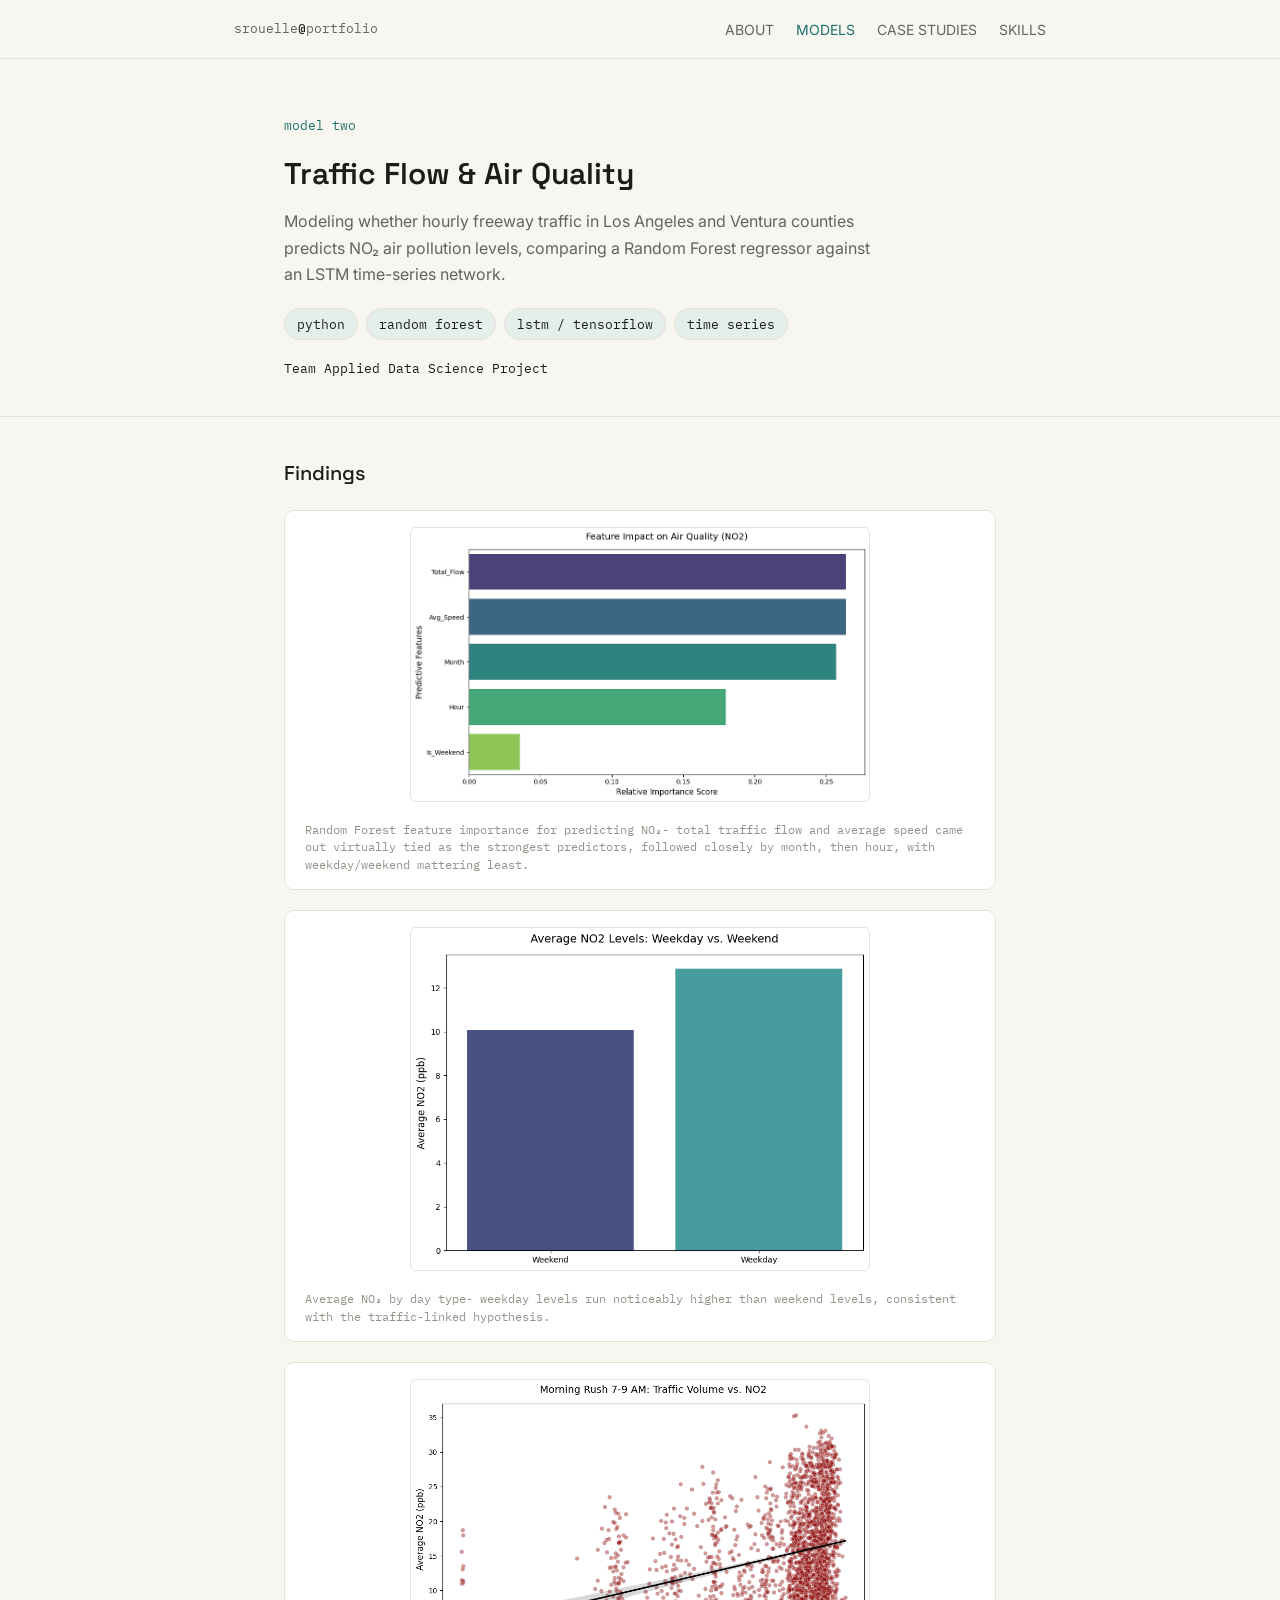
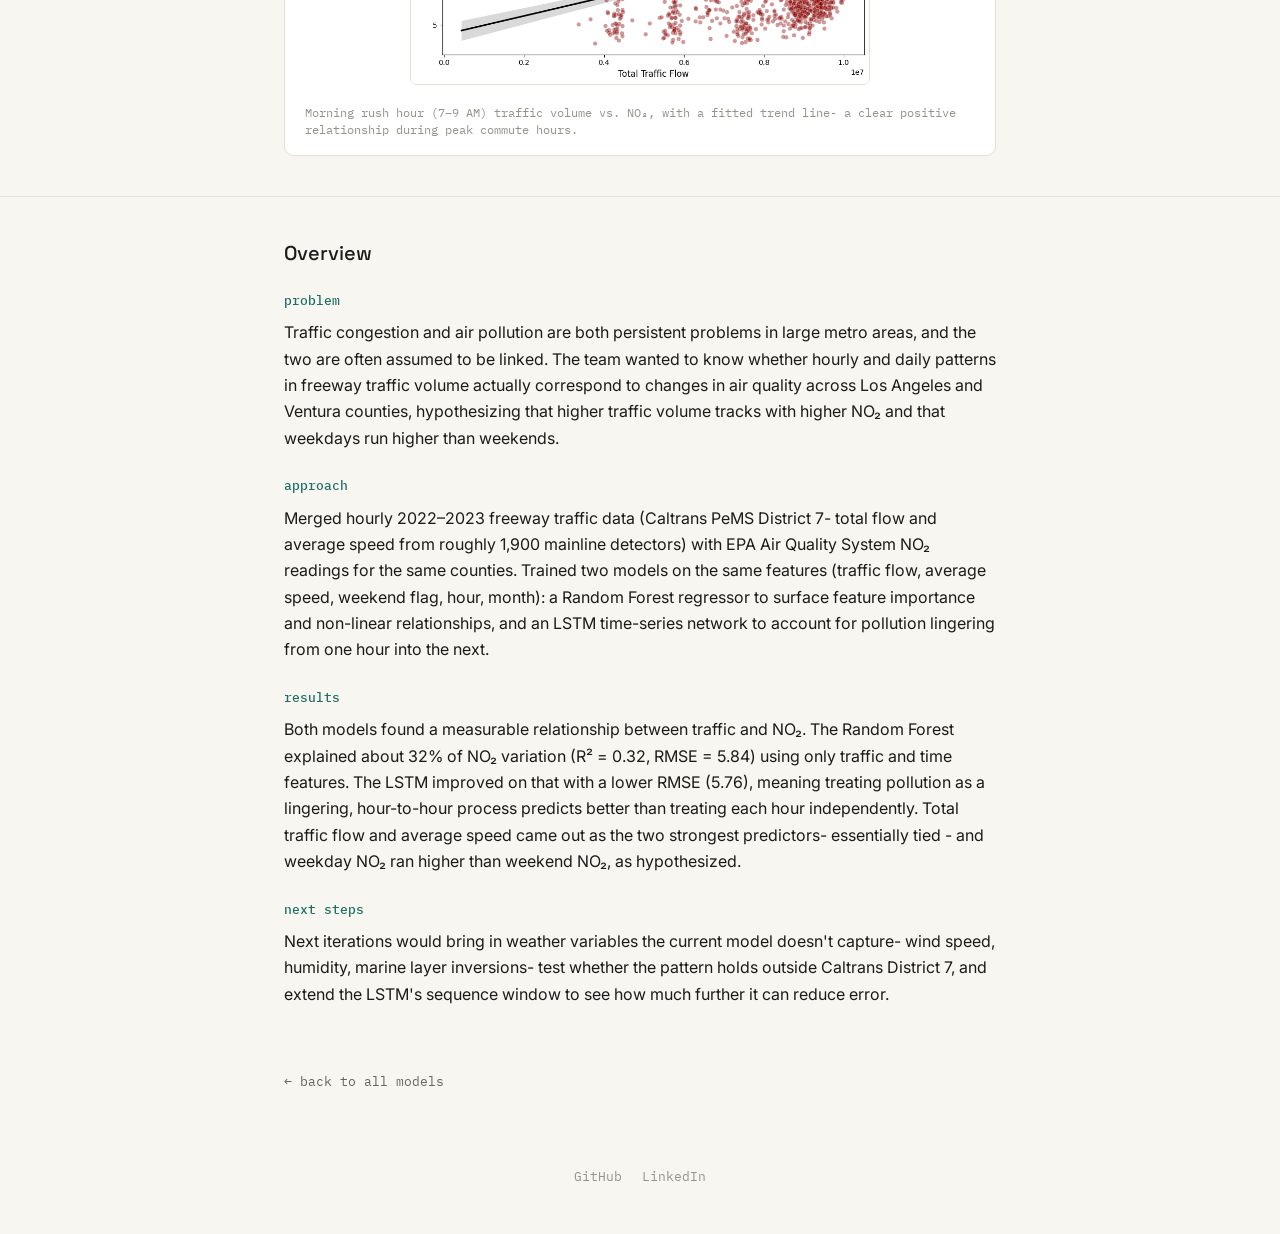
<file: model2.html>
<!DOCTYPE html>
<html lang="en">
<head>
<meta charset="UTF-8">
<meta name="viewport" content="width=device-width, initial-scale=1.0">
<title>Traffic Flow &amp; Air Quality-Samantha Rouelle</title>
<link rel="stylesheet" href="style.css">
</head>
<body>

<nav class="site-nav">
  <div class="wrap">
    <div class="brand">srouelle<strong>@</strong>portfolio<strong></strong></div>
    <ul>
      <li><a href="index.html">ABOUT</a></li>
      <li><a href="models.html" aria-current="page">MODELS</a></li>
      <li><a href="cases.html">CASE STUDIES</a></li>
      <li><a href="skills.html">SKILLS</a></li>
    </ul>
  </div>
</nav>

<header class="project-hero">
  <div class="wrap">
    <p class="eyebrow">model two</p>
    <h1>Traffic Flow &amp; Air Quality</h1>
    <p class="summary">Modeling whether hourly freeway traffic in Los Angeles and Ventura counties predicts NO&#8322; air pollution levels, comparing a Random Forest regressor against an LSTM time-series network.</p>
    <div class="meta-row">
      <div class="tags">
        <span class="tag">python</span>
        <span class="tag">random forest</span>
        <span class="tag">lstm / tensorflow</span>
        <span class="tag">time series</span>
      </div>
    </div>
    <div class="meta-links">
      <span>Team Applied Data Science Project</span>
    </div>
  </div>
</header>

<section class="block">
  <div class="wrap">
    <h2 class="section-title">Findings</h2>
    <div class="figure-grid">
      <div class="figure-card">
        <img src="air1.png" alt="Bar chart of Random Forest feature importance scores for predicting NO2, ranking total traffic flow, average speed, month, hour, and weekend flag.">
        <p class="figure-caption">Random Forest feature importance for predicting NO&#8322;- total traffic flow and average speed came out virtually tied as the strongest predictors, followed closely by month, then hour, with weekday/weekend mattering least.</p>
      </div>
      <div class="figure-card">
        <img src="air2.png" alt="Bar chart comparing average NO2 levels on weekdays versus weekends, with weekdays higher.">
        <p class="figure-caption">Average NO&#8322; by day type- weekday levels run noticeably higher than weekend levels, consistent with the traffic-linked hypothesis.</p>
      </div>
      <div class="figure-card">
        <img src="air3.png" alt="Scatter plot of morning rush hour traffic volume against average NO2, with a positive fitted trend line.">
        <p class="figure-caption">Morning rush hour (7&ndash;9 AM) traffic volume vs. NO&#8322;, with a fitted trend line- a clear positive relationship during peak commute hours.</p>
      </div>
    </div>
  </div>
</section>

<section class="block">
  <div class="wrap">
    <h2 class="section-title">Overview</h2>
    <div class="stage">
      <h3>problem</h3>
      <p>Traffic congestion and air pollution are both persistent problems in large metro areas, and
      the two are often assumed to be linked. The team wanted to know whether hourly and daily patterns
      in freeway traffic volume actually correspond to changes in air quality across Los Angeles and
      Ventura counties, hypothesizing that higher traffic volume tracks with higher NO&#8322; and that
      weekdays run higher than weekends.</p>
    </div>
    <div class="stage">
      <h3>approach</h3>
      <p>Merged hourly 2022&ndash;2023 freeway traffic data (Caltrans PeMS District 7- total flow
      and average speed from roughly 1,900 mainline detectors) with EPA Air Quality System NO&#8322;
      readings for the same counties. Trained two models on the same features (traffic flow, average
      speed, weekend flag, hour, month): a Random Forest regressor to surface feature importance and
      non-linear relationships, and an LSTM time-series network to account for pollution lingering from
      one hour into the next.</p>
    </div>
    <div class="stage">
      <h3>results</h3>
      <p>Both models found a measurable relationship between traffic and NO&#8322;. The Random Forest
      explained about 32% of NO&#8322; variation (R&sup2; = 0.32, RMSE = 5.84) using only traffic and
      time features. The LSTM improved on that with a lower RMSE (5.76), meaning treating pollution as a
      lingering, hour-to-hour process predicts better than treating each hour independently. Total
      traffic flow and average speed came out as the two strongest predictors- essentially tied
     - and weekday NO&#8322; ran higher than weekend NO&#8322;, as hypothesized.</p>
    </div>
    <div class="stage">
      <h3>next steps</h3>
      <p>Next iterations would bring in weather variables the current model doesn't capture- wind
      speed, humidity, marine layer inversions- test whether the pattern holds outside Caltrans
      District 7, and extend the LSTM's sequence window to see how much further it can reduce error.</p>
    </div>
    <a class="back-link" href="models.html">&larr; back to all models</a>
  </div>
</section>

<footer>
  <div class="wrap">
    <div class="foot-links">
      <a href="https://github.com/srouelle" target="_blank" rel="noopener">GitHub</a>
      <a href="https://www.linkedin.com/in/samantha-rouelle-526ba9296/" target="_blank" rel="noopener">LinkedIn</a>
    </div>
  </div>
</footer>

</body>
</html>
</file>
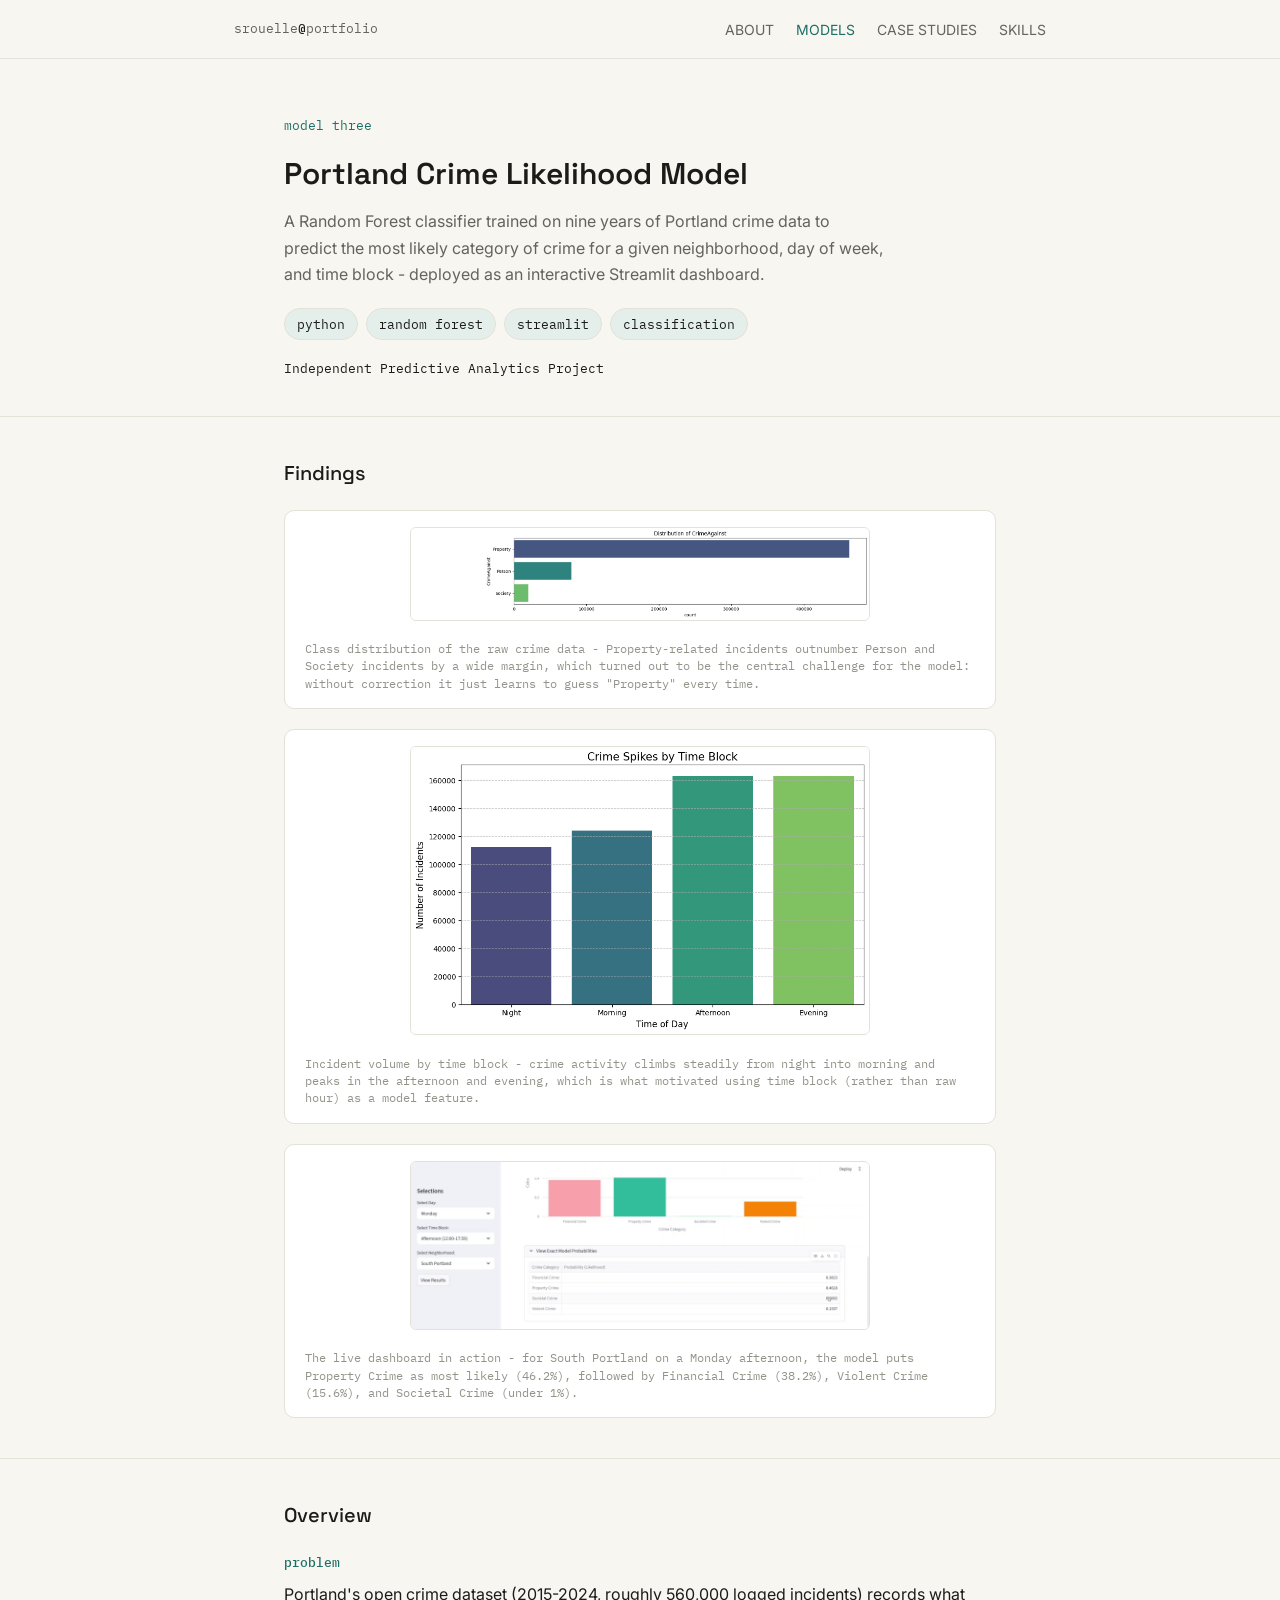
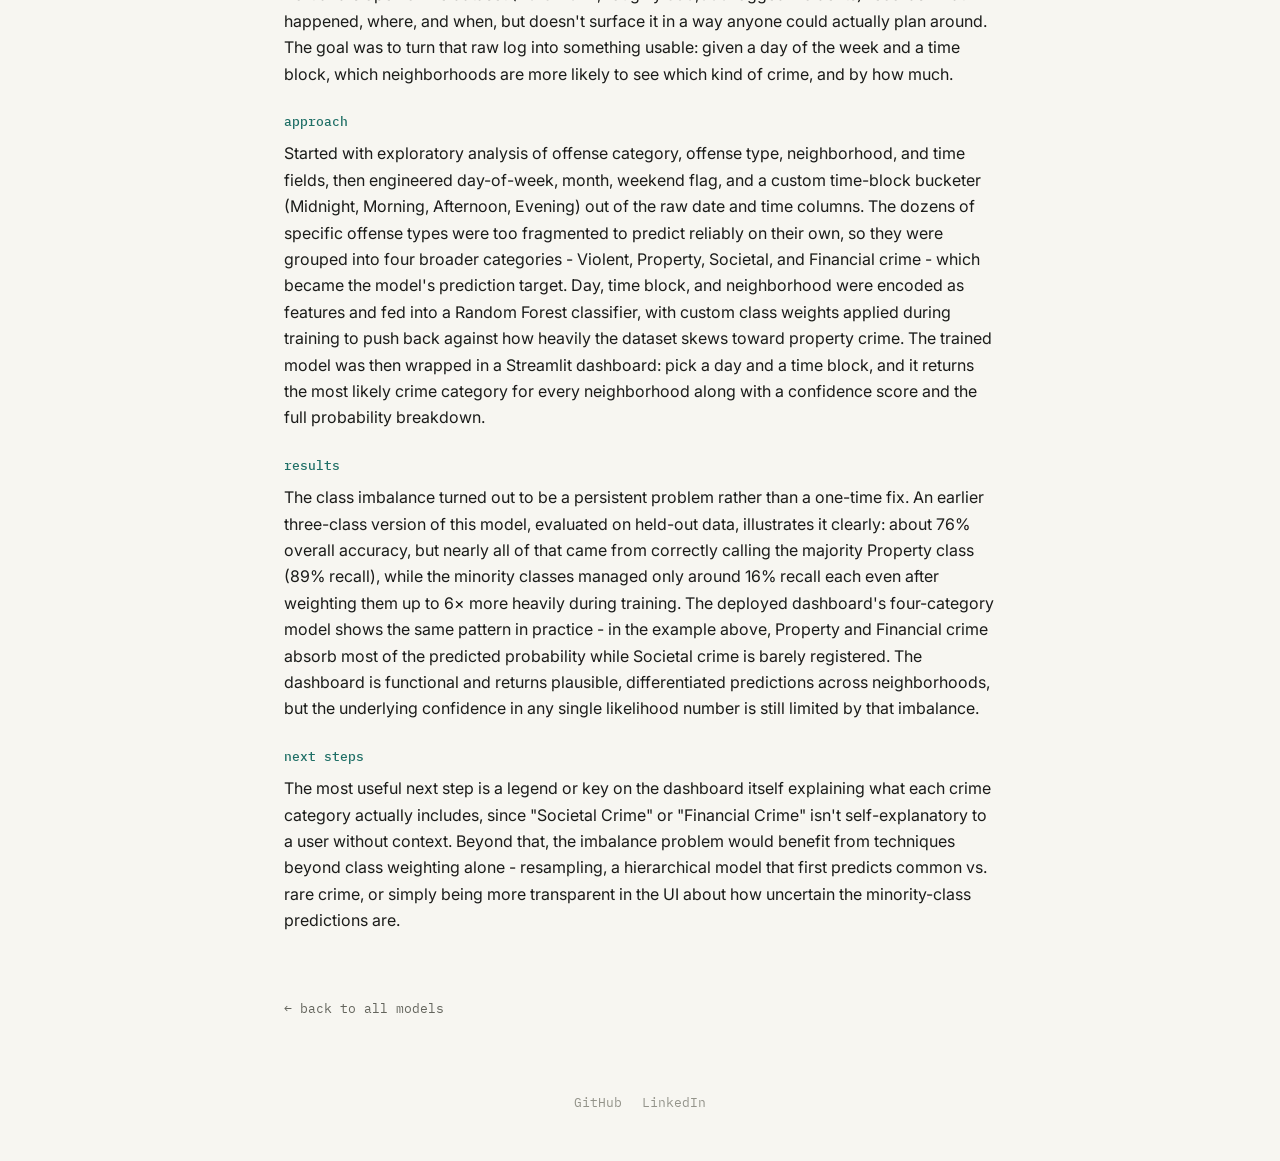
<file: model3.html>
<!DOCTYPE html>
<html lang="en">
<head>
<meta charset="UTF-8">
<meta name="viewport" content="width=device-width, initial-scale=1.0">
<title>Portland Crime Likelihood Model - Samantha Rouelle</title>
<link rel="stylesheet" href="style.css">
</head>
<body>

<nav class="site-nav">
  <div class="wrap">
    <div class="brand">srouelle<strong>@</strong>portfolio<strong></strong></div>
    <ul>
      <li><a href="index.html">ABOUT</a></li>
      <li><a href="models.html" aria-current="page">MODELS</a></li>
      <li><a href="cases.html">CASE STUDIES</a></li>
      <li><a href="skills.html">SKILLS</a></li>
    </ul>
  </div>
</nav>

<header class="project-hero">
  <div class="wrap">
    <p class="eyebrow">model three</p>
    <h1>Portland Crime Likelihood Model</h1>
    <p class="summary">A Random Forest classifier trained on nine years of Portland crime data to predict the most likely category of crime for a given neighborhood, day of week, and time block - deployed as an interactive Streamlit dashboard.</p>
    <div class="meta-row">
      <div class="tags">
        <span class="tag">python</span>
        <span class="tag">random forest</span>
        <span class="tag">streamlit</span>
        <span class="tag">classification</span>
      </div>
    </div>
    <div class="meta-links">
      <span>Independent Predictive Analytics Project</span>
    </div>
  </div>
</header>

<section class="block">
  <div class="wrap">
    <h2 class="section-title">Findings</h2>
    <div class="figure-grid">
      <div class="figure-card">
        <img src="crime1.png" alt="Horizontal bar chart showing the distribution of CrimeAgainst categories, with Property far outweighing Person and Society.">
        <p class="figure-caption">Class distribution of the raw crime data - Property-related incidents outnumber Person and Society incidents by a wide margin, which turned out to be the central challenge for the model: without correction it just learns to guess "Property" every time.</p>
      </div>
      <div class="figure-card">
        <img src="crime2.png" alt="Bar chart of number of incidents by time of day, showing Night lowest, Morning higher, and Afternoon and Evening highest and roughly tied.">
        <p class="figure-caption">Incident volume by time block - crime activity climbs steadily from night into morning and peaks in the afternoon and evening, which is what motivated using time block (rather than raw hour) as a model feature.</p>
      </div>
      <div class="figure-card">
        <img src="crime3.png" alt="Screenshot of the deployed Streamlit dashboard showing a prediction for South Portland on a Monday afternoon, with a bar chart and exact probability table for Financial, Property, Societal, and Violent crime.">
        <p class="figure-caption">The live dashboard in action - for South Portland on a Monday afternoon, the model puts Property Crime as most likely (46.2%), followed by Financial Crime (38.2%), Violent Crime (15.6%), and Societal Crime (under 1%).</p>
      </div>
    </div>
  </div>
</section>

<section class="block">
  <div class="wrap">
    <h2 class="section-title">Overview</h2>
    <div class="stage">
      <h3>problem</h3>
      <p>Portland's open crime dataset (2015-2024, roughly 560,000 logged incidents) records what happened, where, and when, but doesn't surface it in a way anyone could actually plan around. The goal was to turn that raw log into something usable: given a day of the week and a time block, which neighborhoods are more likely to see which kind of crime, and by how much.</p>
    </div>
    <div class="stage">
      <h3>approach</h3>
      <p>Started with exploratory analysis of offense category, offense type, neighborhood, and time fields, then engineered day-of-week, month, weekend flag, and a custom time-block bucketer (Midnight, Morning, Afternoon, Evening) out of the raw date and time columns. The dozens of specific offense types were too fragmented to predict reliably on their own, so they were grouped into four broader categories - Violent, Property, Societal, and Financial crime - which became the model's prediction target. Day, time block, and neighborhood were encoded as features and fed into a Random Forest classifier, with custom class weights applied during training to push back against how heavily the dataset skews toward property crime. The trained model was then wrapped in a Streamlit dashboard: pick a day and a time block, and it returns the most likely crime category for every neighborhood along with a confidence score and the full probability breakdown.</p>
    </div>
    <div class="stage">
      <h3>results</h3>
      <p>The class imbalance turned out to be a persistent problem rather than a one-time fix. An earlier three-class version of this model, evaluated on held-out data, illustrates it clearly: about 76% overall accuracy, but nearly all of that came from correctly calling the majority Property class (89% recall), while the minority classes managed only around 16% recall each even after weighting them up to 6&times; more heavily during training. The deployed dashboard's four-category model shows the same pattern in practice - in the example above, Property and Financial crime absorb most of the predicted probability while Societal crime is barely registered. The dashboard is functional and returns plausible, differentiated predictions across neighborhoods, but the underlying confidence in any single likelihood number is still limited by that imbalance.</p>
    </div>
    <div class="stage">
      <h3>next steps</h3>
      <p>The most useful next step is a legend or key on the dashboard itself explaining what each crime category actually includes, since "Societal Crime" or "Financial Crime" isn't self-explanatory to a user without context. Beyond that, the imbalance problem would benefit from techniques beyond class weighting alone - resampling, a hierarchical model that first predicts common vs. rare crime, or simply being more transparent in the UI about how uncertain the minority-class predictions are.</p>
    </div>
    <a class="back-link" href="models.html">&larr; back to all models</a>
  </div>
</section>

<footer>
  <div class="wrap">
    <div class="foot-links">
      <a href="https://github.com/srouelle" target="_blank" rel="noopener">GitHub</a>
      <a href="https://www.linkedin.com/in/samantha-rouelle-526ba9296/" target="_blank" rel="noopener">LinkedIn</a>
    </div>
  </div>
</footer>

</body>
</html>
</file>
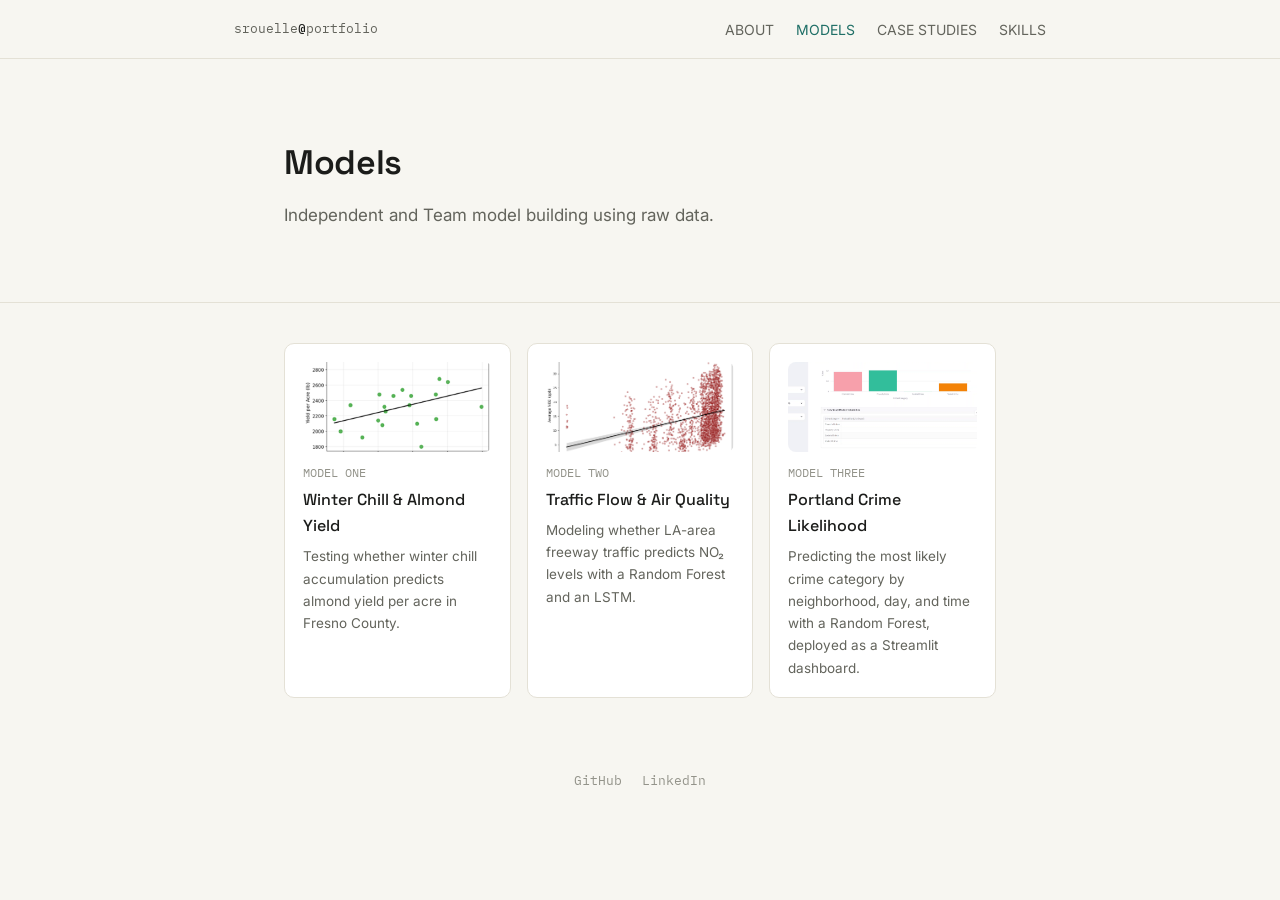
<file: models.html>
<!DOCTYPE html>
<html lang="en">
<head>
<meta charset="UTF-8">
<meta name="viewport" content="width=device-width, initial-scale=1.0">
<title>Models - Samantha Rouelle</title>
<link rel="stylesheet" href="style.css">
</head>
<body>

<nav class="site-nav">
  <div class="wrap">
    <div class="brand">srouelle<strong>@</strong>portfolio<strong></strong></div>
    <ul>
      <li><a href="index.html">ABOUT</a></li>
      <li><a href="models.html" aria-current="page">MODELS</a></li>
      <li><a href="cases.html">CASE STUDIES</a></li>
      <li><a href="skills.html">SKILLS</a></li>
    </ul>
  </div>
</nav>

<header class="hero">
  <div class="wrap">
    <p class="eyebrow"></p>
    <h1>Models</h1>
    <p class="role">Independent and Team model building using raw data.</p>
  </div>
</header>

<section class="block">
  <div class="wrap">
    <div class="card-grid">
      <a class="card" href="model1.html">
        <div class="thumb">
          <img src="almond2.png" alt="">
        </div>
        <p class="card-eyebrow">MODEL ONE</p>
        <h3>Winter Chill &amp; Almond Yield</h3>
        <p>Testing whether winter chill accumulation predicts almond yield per acre in Fresno County.</p>
      </a>
      <a class="card" href="model2.html">
        <div class="thumb">
          <img src="air3.png" alt="">
        </div>
        <p class="card-eyebrow">MODEL TWO</p>
        <h3>Traffic Flow &amp; Air Quality</h3>
        <p>Modeling whether LA-area freeway traffic predicts NO&#8322; levels with a Random Forest and an LSTM.</p>
      </a>
      <a class="card" href="model3.html">
        <div class="thumb">
          <img src="crime3.png" alt="">
        </div>
        <p class="card-eyebrow">MODEL THREE</p>
        <h3>Portland Crime Likelihood</h3>
        <p>Predicting the most likely crime category by neighborhood, day, and time with a Random Forest, deployed as a Streamlit dashboard.</p>
      </a>
    </div>
  </div>
</section>

<footer>
  <div class="wrap">
    <div class="foot-links">
      <a href="https://github.com/srouelle" target="_blank" rel="noopener">GitHub</a>
      <a href="https://www.linkedin.com/in/samantha-rouelle-526ba9296/" target="_blank" rel="noopener">LinkedIn</a>
    </div>
  </div>
</footer>

</body>
</html>
</file>
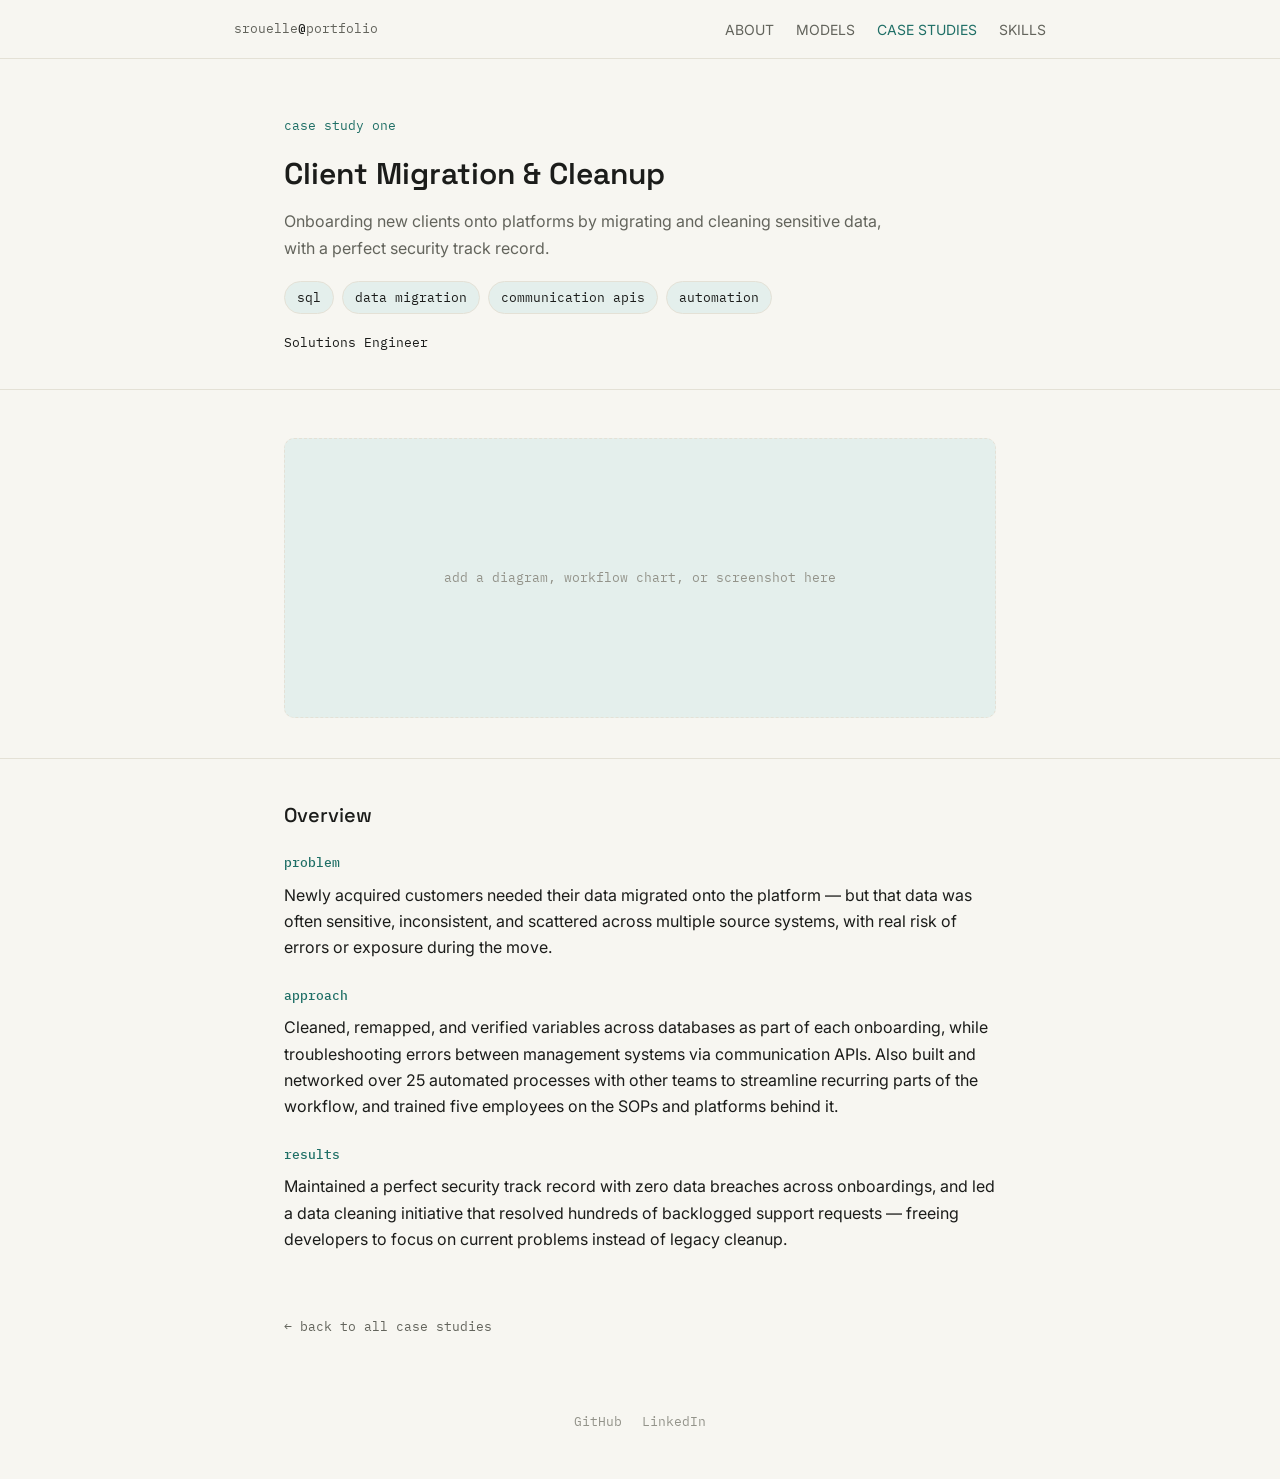
<file: project1.html>
<!DOCTYPE html>
<html lang="en">
<head>
<meta charset="UTF-8">
<meta name="viewport" content="width=device-width, initial-scale=1.0">
<title>Client Migration &amp; Cleanup - Samantha Rouelle</title>
<link rel="stylesheet" href="style.css">
</head>
<body>

<nav class="site-nav">
  <div class="wrap">
    <div class="brand">srouelle<strong>@</strong>portfolio<strong></strong></div>
    <ul>
      <li><a href="index.html">ABOUT</a></li>
      <li><a href="models.html">MODELS</a></li>
      <li><a href="cases.html" aria-current="page">CASE STUDIES</a></li>
      <li><a href="skills.html">SKILLS</a></li>
    </ul>
  </div>
</nav>

<header class="project-hero">
  <div class="wrap">
    <p class="eyebrow">case study one</p>
    <h1>Client Migration &amp; Cleanup</h1>
    <p class="summary">Onboarding new clients onto platforms by migrating and cleaning sensitive data, with a perfect security track record.</p>
    <div class="meta-row">
      <div class="tags">
        <span class="tag">sql</span>
        <span class="tag">data migration</span>
        <span class="tag">communication apis</span>
        <span class="tag">automation</span>
      </div>
    </div>
    <div class="meta-links">
      <span>Solutions Engineer</span>
    </div>
  </div>
</header>

<section class="block">
  <div class="wrap">
    <div class="media-placeholder">add a diagram, workflow chart, or screenshot here</div>
  </div>
</section>

<section class="block">
  <div class="wrap">
    <h2 class="section-title">Overview</h2>
    <div class="stage">
      <h3>problem</h3>
      <p>Newly acquired customers needed their data migrated onto the platform — but that data was
      often sensitive, inconsistent, and scattered across multiple source systems, with real risk of errors
      or exposure during the move.</p>
    </div>
    <div class="stage">
      <h3>approach</h3>
      <p>Cleaned, remapped, and verified variables across databases as part of each onboarding, while
      troubleshooting errors between management systems via communication APIs. Also built and networked
      over 25 automated processes with other teams to streamline recurring parts of the workflow, and
      trained five employees on the SOPs and platforms behind it.</p>
    </div>
    <div class="stage">
      <h3>results</h3>
      <p>Maintained a perfect security track record with zero data breaches across onboardings, and led a
      data cleaning initiative that resolved hundreds of backlogged support requests — freeing developers
      to focus on current problems instead of legacy cleanup.</p>
    </div>
    <a class="back-link" href="cases.html">&larr; back to all case studies</a>
  </div>
</section>

<footer>
  <div class="wrap">
    <div class="foot-links">
      <a href="https://github.com/srouelle" target="_blank" rel="noopener">GitHub</a>
      <a href="https://www.linkedin.com/in/samantha-rouelle-526ba9296/" target="_blank" rel="noopener">LinkedIn</a>
    </div>
  </div>
</footer>

</body>
</html>
</file>
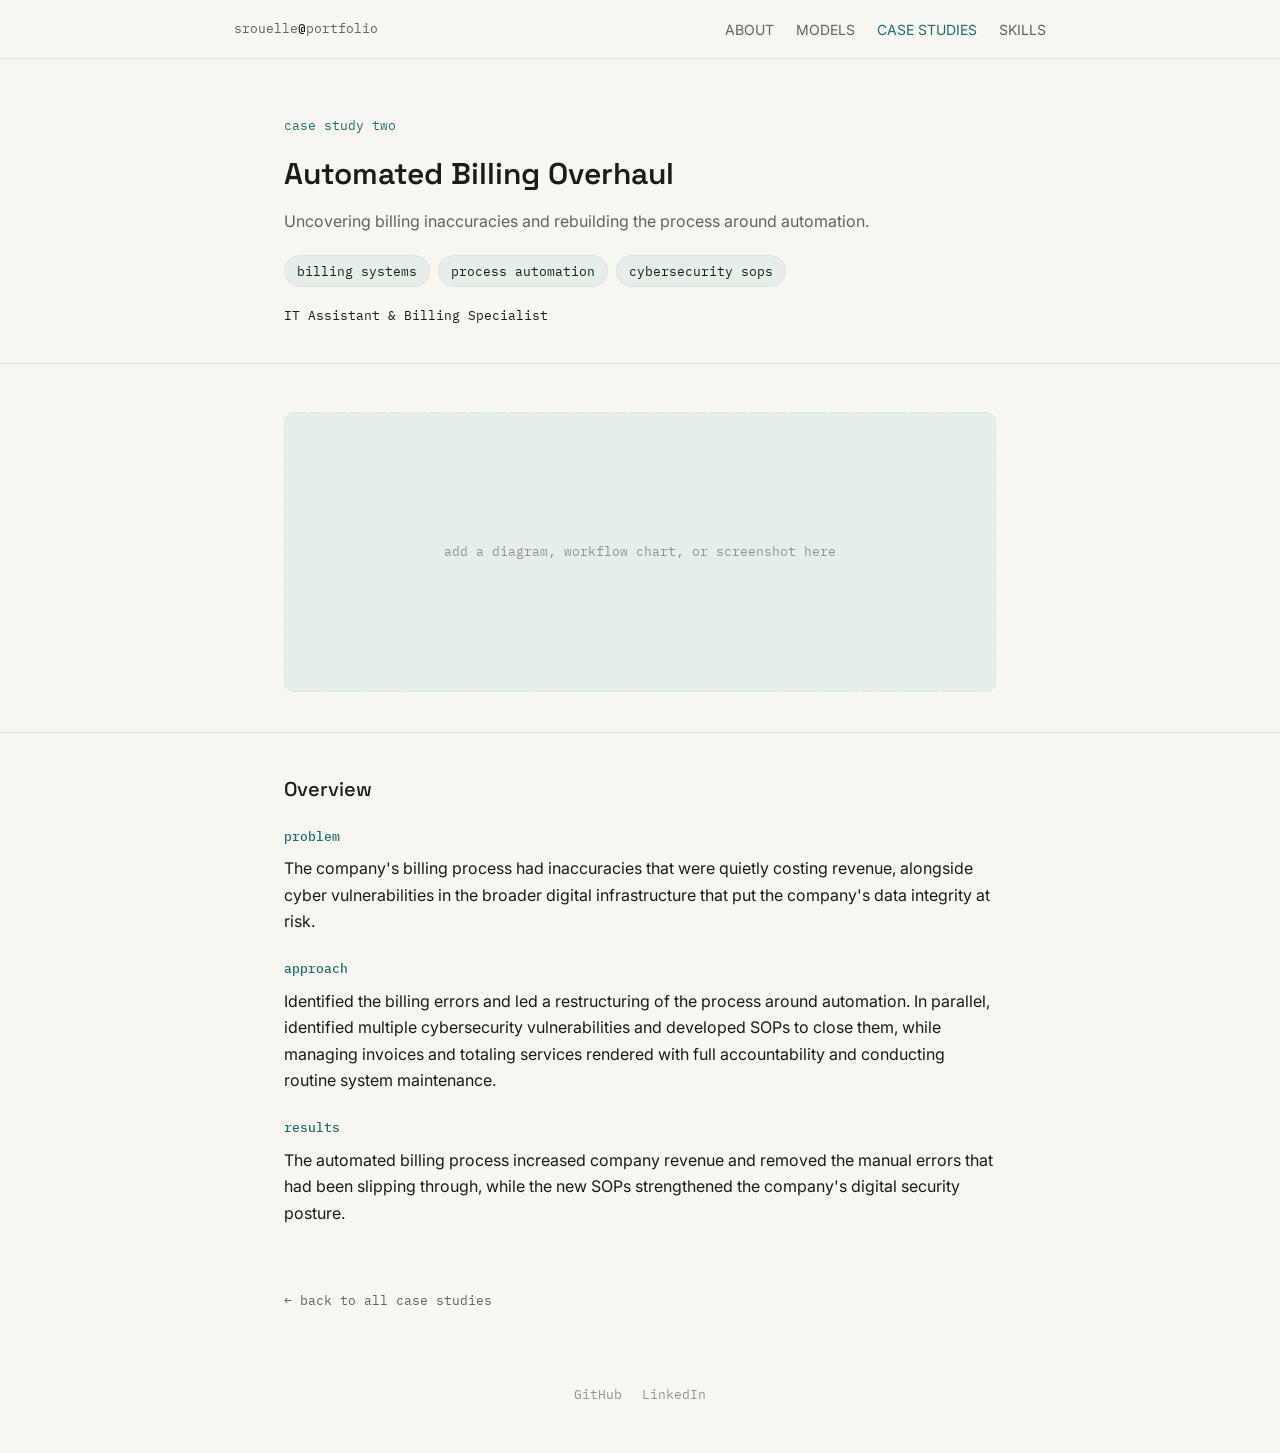
<file: project2.html>
<!DOCTYPE html>
<html lang="en">
<head>
<meta charset="UTF-8">
<meta name="viewport" content="width=device-width, initial-scale=1.0">
<title>Automated Billing Overhaul — Samantha Rouelle</title>
<link rel="stylesheet" href="style.css">
</head>
<body>

<nav class="site-nav">
  <div class="wrap">
    <div class="brand">srouelle<strong>@</strong>portfolio<strong></strong></div>
    <ul>
      <li><a href="index.html">ABOUT</a></li>
      <li><a href="models.html">MODELS</a></li>
      <li><a href="cases.html" aria-current="page">CASE STUDIES</a></li>
      <li><a href="skills.html">SKILLS</a></li>
    </ul>
  </div>
</nav>

<header class="project-hero">
  <div class="wrap">
    <p class="eyebrow">case study two</p>
    <h1>Automated Billing Overhaul</h1>
    <p class="summary">Uncovering billing inaccuracies and rebuilding the process around automation.</p>
    <div class="meta-row">
      <div class="tags">
        <span class="tag">billing systems</span>
        <span class="tag">process automation</span>
        <span class="tag">cybersecurity sops</span>
      </div>
    </div>
    <div class="meta-links">
      <span>IT Assistant &amp; Billing Specialist</span>
    </div>
  </div>
</header>

<section class="block">
  <div class="wrap">
    <div class="media-placeholder">add a diagram, workflow chart, or screenshot here</div>
  </div>
</section>

<section class="block">
  <div class="wrap">
    <h2 class="section-title">Overview</h2>
    <div class="stage">
      <h3>problem</h3>
      <p>The company's billing process had inaccuracies that were quietly costing revenue, alongside
      cyber vulnerabilities in the broader digital infrastructure that put the company's data integrity
      at risk.</p>
    </div>
    <div class="stage">
      <h3>approach</h3>
      <p>Identified the billing errors and led a restructuring of the process around automation. In
      parallel, identified multiple cybersecurity vulnerabilities and developed SOPs to close them,
      while managing invoices and totaling services rendered with full accountability and conducting
      routine system maintenance.</p>
    </div>
    <div class="stage">
      <h3>results</h3>
      <p>The automated billing process increased company revenue and removed the manual errors that had
      been slipping through, while the new SOPs strengthened the company's digital security posture.</p>
    </div>
    <a class="back-link" href="cases.html">&larr; back to all case studies</a>
  </div>
</section>

<footer>
  <div class="wrap">
    <div class="foot-links">
      <a href="https://github.com/srouelle" target="_blank" rel="noopener">GitHub</a>
      <a href="https://www.linkedin.com/in/samantha-rouelle-526ba9296/" target="_blank" rel="noopener">LinkedIn</a>
    </div>
  </div>
</footer>

</body>
</html>
</file>
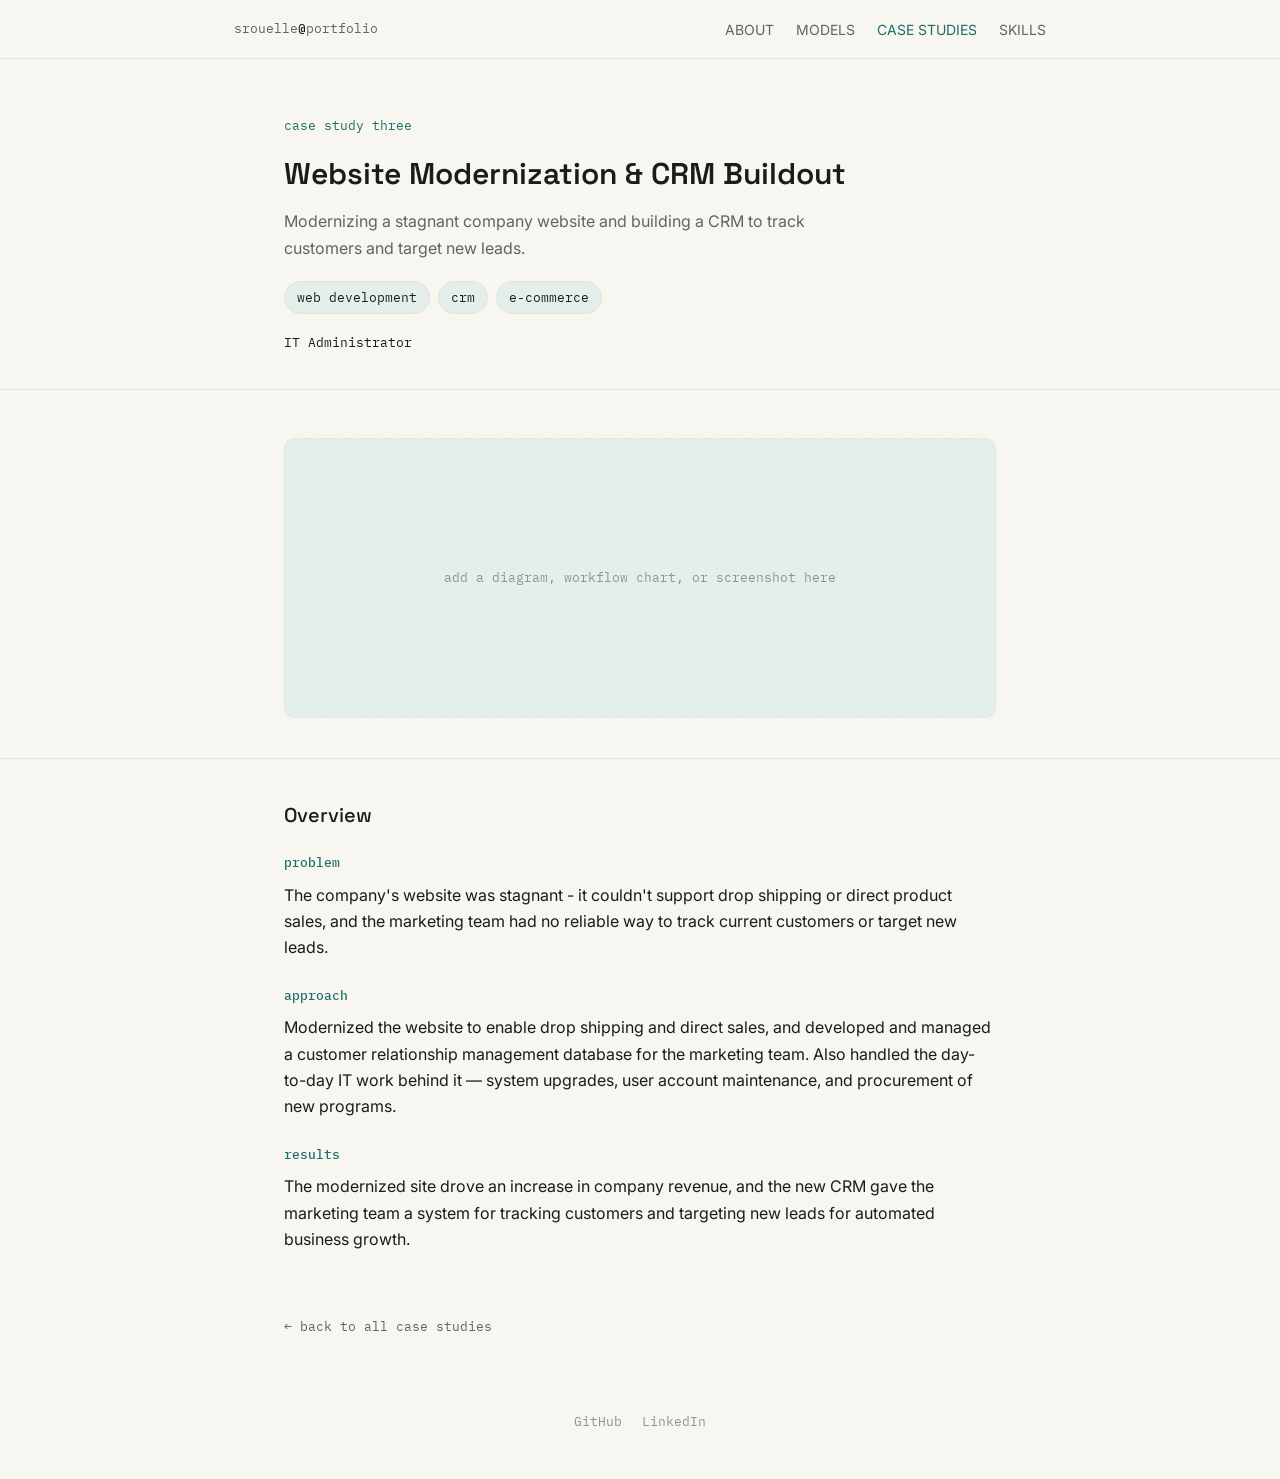
<file: project3.html>
<!DOCTYPE html>
<html lang="en">
<head>
<meta charset="UTF-8">
<meta name="viewport" content="width=device-width, initial-scale=1.0">
<title>Website Modernization &amp; CRM Buildout - Samantha Rouelle</title>
<link rel="stylesheet" href="style.css">
</head>
<body>

<nav class="site-nav">
  <div class="wrap">
    <div class="brand">srouelle<strong>@</strong>portfolio<strong></strong></div>
    <ul>
      <li><a href="index.html">ABOUT</a></li>
      <li><a href="models.html">MODELS</a></li>
      <li><a href="cases.html" aria-current="page">CASE STUDIES</a></li>
      <li><a href="skills.html">SKILLS</a></li>
    </ul>
  </div>
</nav>

<header class="project-hero">
  <div class="wrap">
    <p class="eyebrow">case study three</p>
    <h1>Website Modernization &amp; CRM Buildout</h1>
    <p class="summary">Modernizing a stagnant company website and building a CRM to track customers and target new leads.</p>
    <div class="meta-row">
      <div class="tags">
        <span class="tag">web development</span>
        <span class="tag">crm</span>
        <span class="tag">e-commerce</span>
      </div>
    </div>
    <div class="meta-links">
      <span>IT Administrator</span>
    </div>
  </div>
</header>

<section class="block">
  <div class="wrap">
    <div class="media-placeholder">add a diagram, workflow chart, or screenshot here</div>
  </div>
</section>

<section class="block">
  <div class="wrap">
    <h2 class="section-title">Overview</h2>
    <div class="stage">
      <h3>problem</h3>
      <p>The company's website was stagnant - it couldn't support drop shipping or direct product sales,
      and the marketing team had no reliable way to track current customers or target new leads.</p>
    </div>
    <div class="stage">
      <h3>approach</h3>
      <p>Modernized the website to enable drop shipping and direct sales, and developed and managed a
      customer relationship management database for the marketing team. Also handled the day-to-day IT
      work behind it — system upgrades, user account maintenance, and procurement of new programs.</p>
    </div>
    <div class="stage">
      <h3>results</h3>
      <p>The modernized site drove an increase in company revenue, and the new CRM gave the marketing
      team a system for tracking customers and targeting new leads for automated business growth.</p>
    </div>
    <a class="back-link" href="cases.html">&larr; back to all case studies</a>
  </div>
</section>

<footer>
  <div class="wrap">
    <div class="foot-links">
      <a href="https://github.com/srouelle" target="_blank" rel="noopener">GitHub</a>
      <a href="https://www.linkedin.com/in/samantha-rouelle-526ba9296/" target="_blank" rel="noopener">LinkedIn</a>
    </div>
  </div>
</footer>

</body>
</html>
</file>
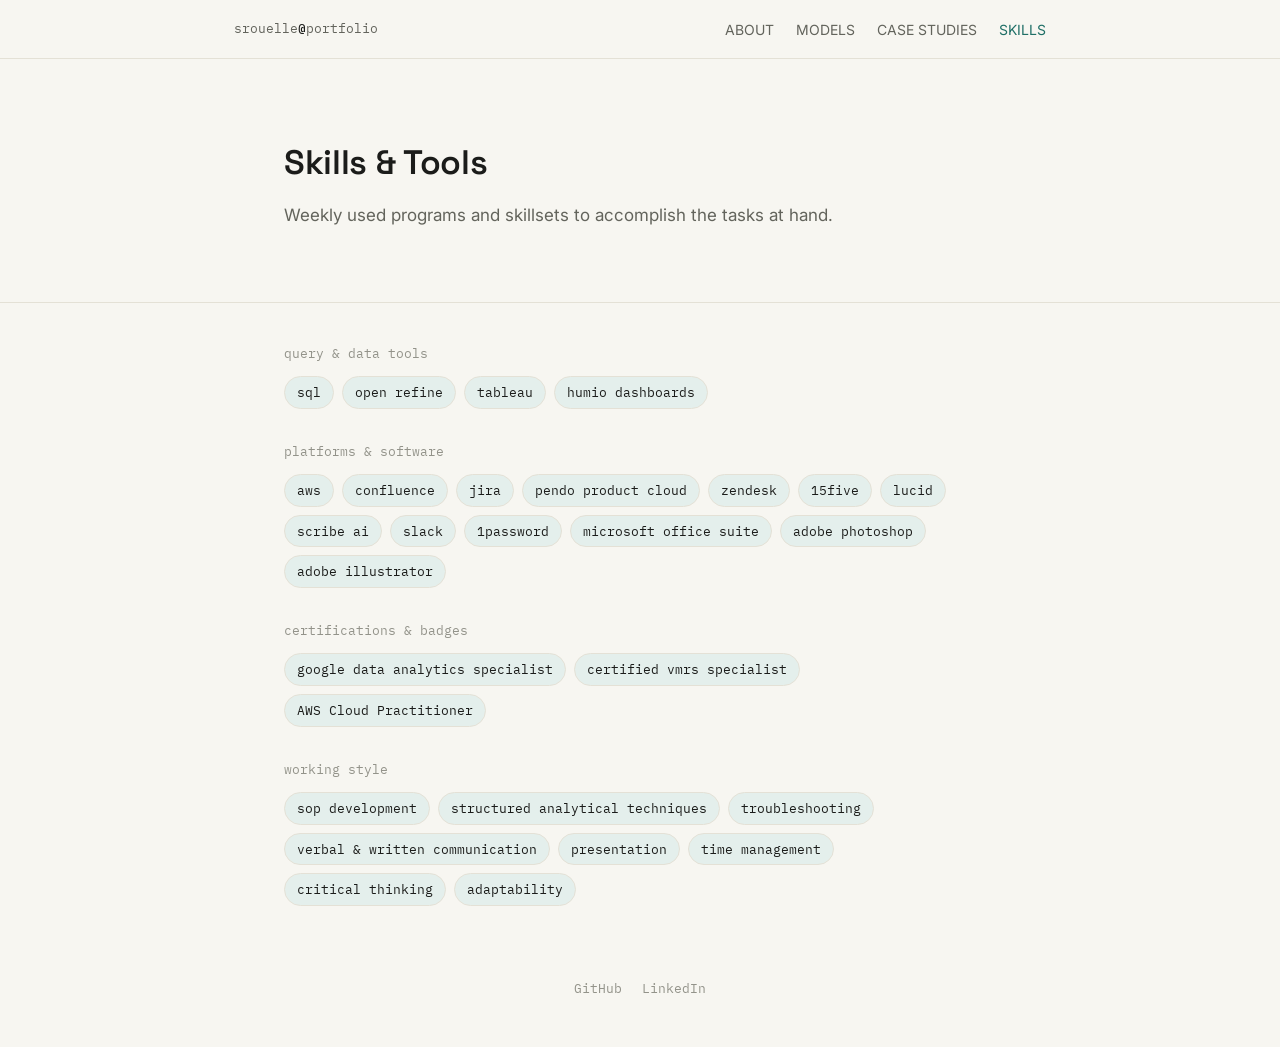
<file: skills.html>
<!DOCTYPE html>
<html lang="en">
<head>
<meta charset="UTF-8">
<meta name="viewport" content="width=device-width, initial-scale=1.0">
<title>Skills - Samantha Rouelle</title>
<link rel="stylesheet" href="style.css">
</head>
<body>

<nav class="site-nav">
  <div class="wrap">
    <div class="brand">srouelle<strong>@</strong>portfolio<strong></strong></div>
    <ul>
      <li><a href="index.html">ABOUT</a></li>
      <li><a href="models.html">MODELS</a></li>
      <li><a href="cases.html">CASE STUDIES</a></li>
      <li><a href="skills.html" aria-current="page">SKILLS</a></li>
    </ul>
  </div>
</nav>

<header class="hero">
  <div class="wrap">
    <p class="eyebrow"></p>
    <h1>Skills &amp; Tools</h1>
    <p class="role">Weekly used programs and skillsets to accomplish the tasks at hand.</p>
  </div>
</header>

<section class="block">
  <div class="wrap">
    <div class="skill-group">
      <h3>query &amp; data tools</h3>
      <div class="tags">
        <span class="tag">sql</span>
        <span class="tag">open refine</span>
        <span class="tag">tableau</span>
        <span class="tag">humio dashboards</span>
      </div>
    </div>

    <div class="skill-group">
      <h3>platforms &amp; software</h3>
      <div class="tags">
        <span class="tag">aws</span>
        <span class="tag">confluence</span>
        <span class="tag">jira</span>
        <span class="tag">pendo product cloud</span>
        <span class="tag">zendesk</span>
        <span class="tag">15five</span>
        <span class="tag">lucid</span>
        <span class="tag">scribe ai</span>
        <span class="tag">slack</span>
        <span class="tag">1password</span>
        <span class="tag">microsoft office suite</span>
        <span class="tag">adobe photoshop</span>
        <span class="tag">adobe illustrator</span>
      </div>
    </div>

    <div class="skill-group">
      <h3>certifications &amp; badges</h3>
      <div class="tags">
        <span class="tag">google data analytics specialist</span>
        <span class="tag">certified vmrs specialist</span>
        <span class="tag">AWS Cloud Practitioner</span>
      </div>
    </div>

    <div class="skill-group">
      <h3>working style</h3>
      <div class="tags">
        <span class="tag">sop development</span>
        <span class="tag">structured analytical techniques</span>
        <span class="tag">troubleshooting</span>
        <span class="tag">verbal &amp; written communication</span>
        <span class="tag">presentation</span>
        <span class="tag">time management</span>
        <span class="tag">critical thinking</span>
        <span class="tag">adaptability</span>
      </div>
    </div>
  </div>
</section>

<footer>
  <div class="wrap">
    <div class="foot-links">
      <a href="https://github.com/srouelle" target="_blank" rel="noopener">GitHub</a>
      <a href="https://www.linkedin.com/in/samantha-rouelle-526ba9296/" target="_blank" rel="noopener">LinkedIn</a>
    </div>
  </div>
</footer>

</body>
</html>
</file>
<file: style.css>
@import url('https://fonts.googleapis.com/css2?family=Space+Grotesk:wght@500;600&family=Inter:wght@400;500&family=IBM+Plex+Mono:wght@400;500&display=swap');

:root {
  --bg: #F7F6F1;
  --surface: #FFFFFF;
  --text-primary: #1B1C1A;
  --text-secondary: #63645C;
  --text-muted: #93938A;
  --accent: #1F6F66;
  --accent-soft: #E4EFEC;
  --border: #E4E1D6;
  --font-display: 'Space Grotesk', sans-serif;
  --font-body: 'Inter', sans-serif;
  --font-mono: 'IBM Plex Mono', monospace;
  --radius: 10px;
  --max-width: 760px;
}

* { box-sizing: border-box; }

body {
  margin: 0;
  background: var(--bg);
  color: var(--text-primary);
  font-family: var(--font-body);
  font-size: 16px;
  line-height: 1.65;
  -webkit-font-smoothing: antialiased;
}

a { color: inherit; text-decoration: none; }

.wrap {
  max-width: var(--max-width);
  margin: 0 auto;
  padding: 0 24px;
}

/* Nav */
.site-nav {
  border-bottom: 1px solid var(--border);
  position: sticky;
  top: 0;
  background: rgba(247, 246, 241, 0.92);
  backdrop-filter: blur(6px);
  z-index: 10;
}

.site-nav .wrap {
  display: flex;
  align-items: center;
  justify-content: space-between;
  padding-top: 16px;
  padding-bottom: 16px;
  max-width: 860px;
}

.site-nav .brand {
  font-family: var(--font-mono);
  font-size: 13px;
  color: var(--text-secondary);
}

.site-nav .brand strong {
  color: var(--text-primary);
  font-weight: 500;
}

.site-nav ul {
  list-style: none;
  display: flex;
  gap: 22px;
  margin: 0;
  padding: 0;
}

.site-nav a {
  font-size: 14px;
  color: var(--text-secondary);
  transition: color 0.15s ease;
}

.site-nav a:hover,
.site-nav a[aria-current="page"] {
  color: var(--accent);
}

/* Eyebrow / mono labels */
.eyebrow {
  font-family: var(--font-mono);
  font-size: 13px;
  color: var(--accent);
  margin: 0 0 12px;
}

/* Hero */
.hero {
  padding: 64px 0 48px;
  border-bottom: 1px solid var(--border);
}

.hero h1 {
  font-family: var(--font-display);
  font-weight: 600;
  font-size: 34px;
  margin: 0 0 10px;
  letter-spacing: -0.01em;
}

.hero .role {
  font-size: 17px;
  color: var(--text-secondary);
  margin: 0 0 24px;
}

.hero .bio {
  max-width: 620px;
  color: var(--text-primary);
}

.links-row {
  display: flex;
  gap: 18px;
  margin-top: 24px;
  font-family: var(--font-mono);
  font-size: 13px;
}

.links-row a {
  color: var(--text-secondary);
  border-bottom: 1px solid var(--border);
  padding-bottom: 2px;
}

.links-row a:hover { color: var(--accent); border-color: var(--accent); }

/* Sections */
section.block {
  padding: 40px 0;
  border-bottom: 1px solid var(--border);
}

section.block:last-of-type { border-bottom: none; }

h2.section-title {
  font-family: var(--font-display);
  font-weight: 500;
  font-size: 20px;
  margin: 0 0 20px;
}

/* Tag pills */
.tags {
  display: flex;
  flex-wrap: wrap;
  gap: 8px;
}

.tag {
  font-family: var(--font-mono);
  font-size: 12.5px;
  color: var(--text-primary);
  background: var(--accent-soft);
  border: 1px solid var(--border);
  border-radius: 999px;
  padding: 5px 12px;
}

/* Skill groups */
.skill-group { margin-bottom: 32px; }
.skill-group:last-child { margin-bottom: 0; }
.skill-group h3 {
  font-family: var(--font-mono);
  font-weight: 400;
  font-size: 13px;
  color: var(--text-muted);
  margin: 0 0 12px;
  text-transform: lowercase;
}

/* Project cards grid */
.card-grid {
  display: grid;
  grid-template-columns: repeat(auto-fit, minmax(200px, 1fr));
  gap: 16px;
}

.card {
  background: var(--surface);
  border: 1px solid var(--border);
  border-radius: var(--radius);
  padding: 18px;
  transition: border-color 0.15s ease, transform 0.15s ease;
}

.card:hover {
  border-color: var(--accent);
  transform: translateY(-2px);
}

.card .thumb {
  height: 90px;
  background: var(--accent-soft);
  border-radius: 8px;
  margin-bottom: 12px;
  overflow: hidden;
  display: flex;
  align-items: center;
  justify-content: center;
}

.card .thumb svg {
  width: 100%;
  height: 100%;
  display: block;
}

.card .thumb img {
  width: 100%;
  height: 100%;
  object-fit: cover;
  display: block;
}

/* Placeholder cards (e.g. models coming soon) */
.card.is-placeholder {
  border-style: dashed;
  cursor: default;
}

.card.is-placeholder:hover {
  border-color: var(--border);
  transform: none;
}

.card.is-placeholder .thumb {
  background: var(--bg);
  border: 1px dashed var(--border);
}

.card.is-placeholder p {
  color: var(--text-muted);
}

/* Mini diagram shapes (card thumbnails) */
.mini-box {
  fill: var(--surface);
  stroke: var(--border);
  stroke-width: 1.5;
}

.mini-box-accent {
  fill: var(--surface);
  stroke: var(--accent);
  stroke-width: 2;
}

.mini-arrow {
  stroke: var(--text-muted);
  stroke-width: 1.5;
  fill: none;
}

.mini-arrow-accent {
  stroke: var(--accent);
  stroke-width: 1.5;
  fill: none;
}

.mini-arrowhead { fill: var(--text-muted); }
.mini-arrowhead-accent { fill: var(--accent); }

.card .card-eyebrow {
  font-family: var(--font-mono);
  font-size: 11.5px;
  color: var(--text-muted);
  margin: 0 0 4px;
}

.card h3 {
  font-family: var(--font-display);
  font-weight: 500;
  font-size: 16px;
  margin: 0 0 6px;
}

.card p {
  font-size: 13.5px;
  color: var(--text-secondary);
  margin: 0;
}

/* Project page specifics */
.project-hero {
  padding: 56px 0 36px;
  border-bottom: 1px solid var(--border);
}

.project-hero h1 {
  font-family: var(--font-display);
  font-weight: 600;
  font-size: 30px;
  margin: 0 0 10px;
}

.project-hero .summary {
  font-size: 16px;
  color: var(--text-secondary);
  max-width: 600px;
  margin: 0 0 20px;
}

.meta-row {
  display: flex;
  flex-wrap: wrap;
  gap: 10px;
  align-items: center;
}

.meta-links {
  display: flex;
  gap: 16px;
  font-family: var(--font-mono);
  font-size: 13px;
  margin-top: 18px;
}

.meta-links a {
  color: var(--accent);
  border-bottom: 1px solid var(--accent);
  padding-bottom: 1px;
}

.media-placeholder {
  height: 280px;
  background: var(--accent-soft);
  border: 1px dashed var(--border);
  border-radius: var(--radius);
  display: flex;
  align-items: center;
  justify-content: center;
  font-family: var(--font-mono);
  font-size: 13px;
  color: var(--text-muted);
  margin: 8px 0 0;
}

/* Diagram card (replaces media-placeholder once a diagram is added) */
.diagram-card {
  background: var(--surface);
  border: 1px solid var(--border);
  border-radius: var(--radius);
  padding: 22px 22px 18px;
  margin: 8px 0 0;
}

.diagram-card svg {
  width: 100%;
  height: auto;
  display: block;
}

.dg-box {
  fill: var(--surface);
  stroke: var(--border);
  stroke-width: 1.5;
}

.dg-box-accent {
  fill: var(--accent-soft);
  stroke: var(--accent);
  stroke-width: 1.5;
}

.dg-title {
  font-family: var(--font-mono);
  font-size: 11px;
  font-weight: 500;
  fill: var(--text-primary);
}

.dg-text {
  font-family: var(--font-mono);
  font-size: 10.5px;
  fill: var(--text-secondary);
}

.dg-label {
  font-family: var(--font-mono);
  font-size: 10px;
  fill: var(--accent);
}

.dg-arrow {
  stroke: var(--text-muted);
  stroke-width: 1.5;
  fill: none;
}

.dg-arrow-dashed {
  stroke: var(--accent);
  stroke-width: 1.5;
  stroke-dasharray: 3 3;
  fill: none;
}

.dg-arrowhead { fill: var(--text-muted); }
.dg-arrowhead-accent { fill: var(--accent); }

.diagram-caption {
  font-family: var(--font-mono);
  font-size: 11.5px;
  color: var(--text-muted);
  text-align: center;
  margin: 14px 0 0;
}

/* Figure gallery (model pages with real chart/report images) */
.figure-grid {
  display: flex;
  flex-direction: column;
  gap: 20px;
}

.figure-card {
  background: var(--surface);
  border: 1px solid var(--border);
  border-radius: var(--radius);
  padding: 16px;
}

.figure-card {
  text-align: center;
}

.figure-card img {
  width: 100%;
  max-width: 460px;
  height: auto;
  border-radius: 6px;
  display: inline-block;
  border: 1px solid var(--border);
}

.figure-caption {
  font-family: var(--font-mono);
  font-size: 11.5px;
  color: var(--text-muted);
  margin: 12px 4px 0;
  line-height: 1.5;
  text-align: left;
}

.stage {
  margin-bottom: 24px;
}

.stage:last-child { margin-bottom: 0; }

.stage h3 {
  font-family: var(--font-mono);
  font-weight: 500;
  font-size: 13px;
  color: var(--accent);
  margin: 0 0 8px;
  text-transform: lowercase;
}

.stage p { margin: 0; color: var(--text-primary); }

.back-link {
  display: inline-block;
  margin-top: 40px;
  font-family: var(--font-mono);
  font-size: 13px;
  color: var(--text-secondary);
}

.back-link:hover { color: var(--accent); }

/* Footer */
footer {
  padding: 32px 0 48px;
  text-align: center;
}

footer .wrap { max-width: 860px; }

footer .foot-links {
  display: flex;
  justify-content: center;
  gap: 20px;
  font-family: var(--font-mono);
  font-size: 12.5px;
  color: var(--text-muted);
}

footer .foot-links a:hover { color: var(--accent); }

/* Responsive */
@media (max-width: 600px) {
  .site-nav .wrap { flex-direction: column; align-items: flex-start; gap: 12px; }
  .site-nav ul { gap: 14px; flex-wrap: wrap; }
  .hero h1 { font-size: 28px; }
}

/* Reduced motion */
@media (prefers-reduced-motion: reduce) {
  .card { transition: none; }
}

/* Focus visibility */
a:focus-visible {
  outline: 2px solid var(--accent);
  outline-offset: 2px;
  border-radius: 2px;
}
</file>
